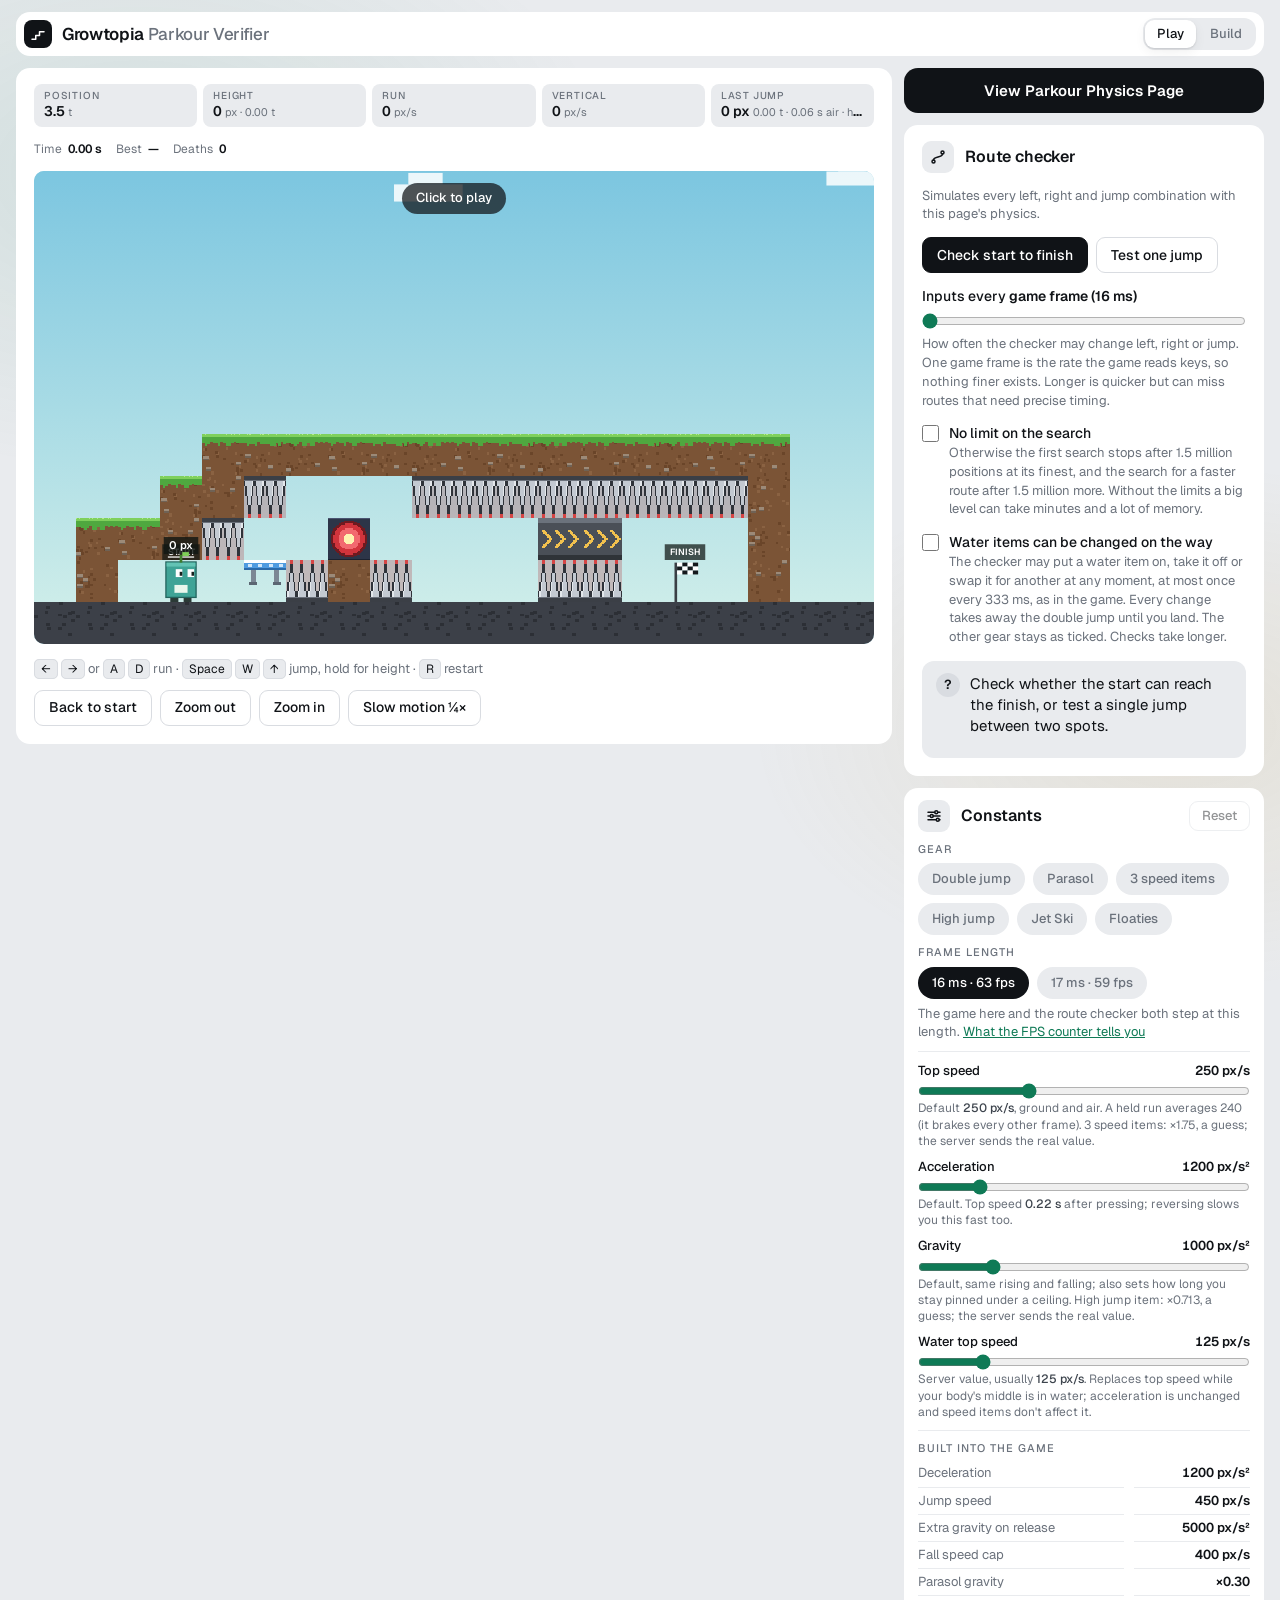
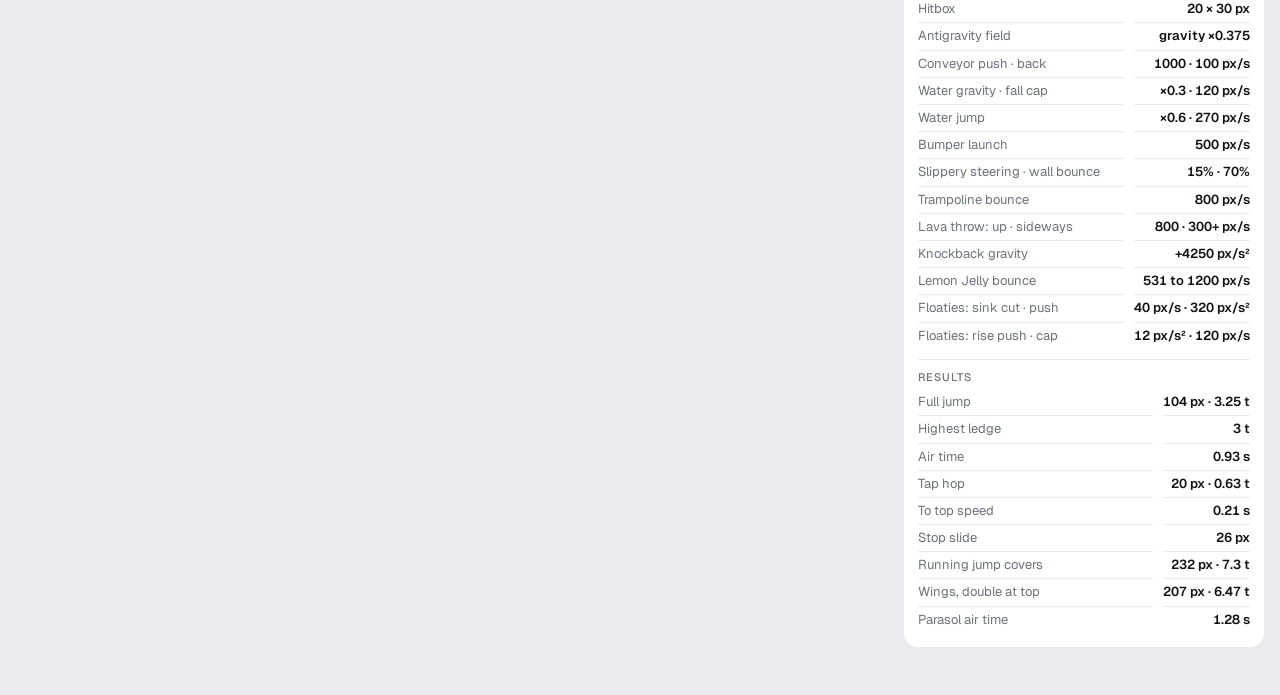
<file: index.html>
<!doctype html>
<html lang="en">
<head>
<meta charset="utf-8">
<meta name="viewport" content="width=device-width, initial-scale=1, viewport-fit=cover">
<title>Growtopia Parkour Verifier</title>
<link rel="preconnect" href="https://fonts.googleapis.com">
<link rel="preconnect" href="https://fonts.gstatic.com" crossorigin>
<link rel="stylesheet" href="https://fonts.googleapis.com/css2?family=Geist:wght@300;400;500;600&display=swap">
<link rel="stylesheet" href="css/base.css">
<link rel="stylesheet" href="css/editor.css">
</head>
<body>
<svg width="0" height="0" style="position:absolute" aria-hidden="true" focusable="false">
  <symbol id="i-hop" viewBox="0 0 24 24"><path d="M4 19h5v-5h5V9h6"/></symbol>
  <symbol id="i-tv" viewBox="0 0 24 24"><rect x="3" y="4" width="18" height="13" rx="2"/><path d="M8 21h8M12 17v4"/></symbol>
  <symbol id="i-route" viewBox="0 0 24 24"><circle cx="6" cy="18" r="2"/><circle cx="18" cy="6" r="2"/><path d="M6 16c0-5 12-3 12-8"/></symbol>
  <symbol id="i-set" viewBox="0 0 24 24"><path d="M4 7h9M17 7h3M4 12h3M11 12h9M4 17h11M19 17h1"/><circle cx="15" cy="7" r="2"/><circle cx="9" cy="12" r="2"/><circle cx="17" cy="17" r="2"/></symbol>
  <symbol id="i-info" viewBox="0 0 24 24"><circle cx="12" cy="12" r="9"/><path d="M12 11v5M12 8h.01"/></symbol>
</svg>

<div class="shell">
  <header class="apphead card">
    <span class="mark" aria-hidden="true"><svg class="ic"><use href="#i-hop"/></svg></span>
    <h1>Growtopia <span>Parkour Verifier</span></h1>
    <div class="seg" role="tablist" aria-label="Mode">
      <button type="button" role="tab" id="m-play" aria-selected="true">Play</button>
      <button type="button" role="tab" id="m-build" aria-selected="false">Build</button>
    </div>
  </header>

  <main class="bench">
    <div class="stage">
      <section class="card game" aria-label="Game and level editor">
        <dl class="readout" id="readout" aria-live="off">
          <div><dt>Position</dt><dd id="r-x">0.0 <small>t</small></dd></div>
          <div><dt>Height</dt><dd id="r-h">0 <small>px</small></dd></div>
          <div><dt>Run</dt><dd id="r-vx">0 <small>px/s</small></dd></div>
          <div><dt>Vertical</dt><dd id="r-vy">0 <small>px/s</small></dd></div>
          <div><dt>Last jump</dt><dd id="r-jump" class="multi">—</dd></div>
        </dl>

        <div class="stagebar">
          <p class="runstat" id="runstat"><span>Time <b id="rs-time">0.00 s</b></span><span>Best <b id="rs-best">—</b></span><span>Deaths <b id="rs-deaths">0</b></span></p>
          <div class="tools" id="tools" hidden></div>
        </div>
        <div class="screen">
          <canvas id="game" tabindex="0" aria-label="Game screen. In Play, the arrow keys or A and D run and Space, W or Up jumps. In Build, click to place the selected tile and right-click to erase."></canvas>
          <div class="focus-hint" id="hint"><span id="hint-text">Click to play</span></div>
        </div>

        <div class="buildrow" id="buildrow" hidden>
          <div class="btns">
            <button type="button" id="b-undo" disabled>Undo</button>
            <button type="button" id="b-clear">Clear level</button>
            <select id="b-preset" aria-label="Load a preset level"><option value="">Presets…</option></select>
            <button type="button" id="b-copy">Copy level code</button>
            <button type="button" id="b-paste">Load a code</button>
          </div>
          <div class="codebox" id="codebox" hidden>
            <input id="code-in" type="text" spellcheck="false" autocomplete="off" aria-label="Level code">
            <button type="button" id="code-go">Load</button>
            <span class="msg" id="code-msg" aria-live="polite"></span>
          </div>
        </div>

        <div class="toolbar">
          <p class="keys" id="keys-play"><kbd>←</kbd> <kbd>→</kbd> or <kbd>A</kbd> <kbd>D</kbd> run · <kbd>Space</kbd> <kbd>W</kbd> <kbd>↑</kbd> jump, hold for height · <kbd>R</kbd> restart</p>
          <p class="keys" id="keys-build" hidden>Click to place · right-click erases · right-drag pans · wheel zooms · <kbd>1</kbd>–<kbd>9</kbd> tools, <kbd>M</kbd> mushroom, <kbd>B</kbd> board, <kbd>J</kbd> jelly, <kbd>L</kbd> lava, <kbd>P</kbd> platform, <kbd>E</kbd> erase · arrows pan · <kbd>Ctrl</kbd> <kbd>Z</kbd> undo</p>
          <div class="btns">
            <button id="b-reset" type="button">Back to start</button>
            <button id="b-zoomout" type="button" title="Show more of the world">Zoom out</button>
            <button id="b-zoomin" type="button" title="Back toward the normal view">Zoom in</button>
            <button id="b-slow" type="button" aria-pressed="false">Slow motion ¼×</button>
          </div>
        </div>
        <div class="touchpad" id="pad-play" aria-hidden="true">
          <button type="button" data-key="left" tabindex="-1">◀</button>
          <button type="button" data-key="right" tabindex="-1">▶</button>
          <button type="button" data-key="jump" tabindex="-1">Jump</button>
        </div>
        <div class="touchpad four" id="pad-build" aria-hidden="true" hidden>
          <button type="button" data-key="left" tabindex="-1">◀</button>
          <button type="button" data-key="right" tabindex="-1">▶</button>
          <button type="button" data-key="up" tabindex="-1">▲</button>
          <button type="button" data-key="down" tabindex="-1">▼</button>
        </div>
      </section>
    </div>

    <div class="side">
      <a class="mechlink" href="mechanics.html">View Parkour Physics Page</a>
      <section class="card checker" aria-labelledby="ck-title">
        <div class="ph">
          <span class="ico"><svg class="ic" aria-hidden="true"><use href="#i-route"/></svg></span>
          <h2 id="ck-title">Route checker</h2>
        </div>
        <p class="note">Simulates every left, right and jump combination with this page's physics.</p>
        <div class="btns">
          <button type="button" class="primary" id="ck-route">Check start to finish</button>
          <button type="button" id="ck-jump" aria-pressed="false">Test one jump</button>
        </div>
        <label class="ck-rate"><span>Inputs every <b id="ck-rate-val"></b></span><input type="range" id="ck-rate" min="1" max="6" step="1" value="1"><small>How often the checker may change left, right or jump. One game frame is the rate the game reads keys, so nothing finer exists. Longer is quicker but can miss routes that need precise timing.</small></label>
        <label class="toggle"><input type="checkbox" id="ck-nolimit"><span>No limit on the search <small>Otherwise the first search stops after 1.5 million positions at its finest, and the search for a faster route after <span id="ck-cap">1.5 million</span> more. Without the limits a big level can take minutes and a lot of memory.</small></span></label>
        <label class="toggle"><input type="checkbox" id="ck-swap"><span>Water items can be changed on the way <small>The checker may put a water item on, take it off or swap it for another at any moment, at most once every 333 ms, as in the game. Every change takes away the double jump until you land. The other gear stays as ticked. Checks take longer.</small></span></label>
        <div class="result" id="ck-result" data-state="idle" aria-live="polite">
          <span class="ic" id="ck-ic" aria-hidden="true">?</span>
          <div><p id="ck-text"></p><p class="sub" id="ck-sub"></p><div class="acts" id="ck-acts"></div></div>
        </div>
      </section>

      <aside class="card panel" aria-labelledby="consts-title">
        <div class="ph">
          <span class="ico"><svg class="ic" aria-hidden="true"><use href="#i-set"/></svg></span>
          <h2 id="consts-title">Constants</h2>
          <button id="b-measured" type="button" class="sm" disabled>Reset</button>
        </div>
        <div class="gear" role="group" aria-labelledby="gear-title">
          <h3 id="gear-title">Gear</h3>
          <div class="btns">
            <button type="button" id="g-wings" aria-pressed="false">Double jump</button>
            <button type="button" id="g-parasol" aria-pressed="false">Parasol</button>
            <button type="button" id="g-speed" aria-pressed="false">3 speed items</button>
            <button type="button" id="g-highjump" aria-pressed="false">High jump</button>
            <button type="button" id="g-jet" aria-pressed="false" title="The Jet Ski and the Golden Jet Ski: from entering water you float at the surface with no time limit, until you touch the ground or change any item. One water item at a time.">Jet Ski</button>
            <button type="button" id="g-floaties" aria-pressed="false" title="Floaties and water wings: you sink only a few px and drift up slowly. One water item at a time.">Floaties</button>
          </div>
        </div>
        <div class="gear" role="group" aria-labelledby="frame-title">
          <h3 id="frame-title">Frame length</h3>
          <div class="btns">
            <button type="button" id="f-16" aria-pressed="true" title="Every frame is 16 ms: the game showing a steady 63 fps.">16 ms · 63 fps</button>
            <button type="button" id="f-17" aria-pressed="false" title="Every frame is 17 ms: the game showing a steady 59 fps.">17 ms · 59 fps</button>
          </div>
          <p class="note">The game here and the route checker both step at this length. <a href="mechanics.html#frame-time">What the FPS counter tells you</a></p>
        </div>
        <div class="consts" id="consts"></div>
        <div class="derived">
          <h3>Built into the game</h3>
          <dl id="builtin"></dl>
        </div>
        <div class="derived">
          <h3>Results</h3>
          <dl id="derived"></dl>
        </div>
      </aside>
    </div>
  </main>

</div>
<script src="js/core.js"></script>
<script src="js/levels.js"></script>
<script src="js/app.js"></script>
<script src="js/constants-panel.js"></script>
<script src="js/boot.js"></script>
</body>
</html>
</file>
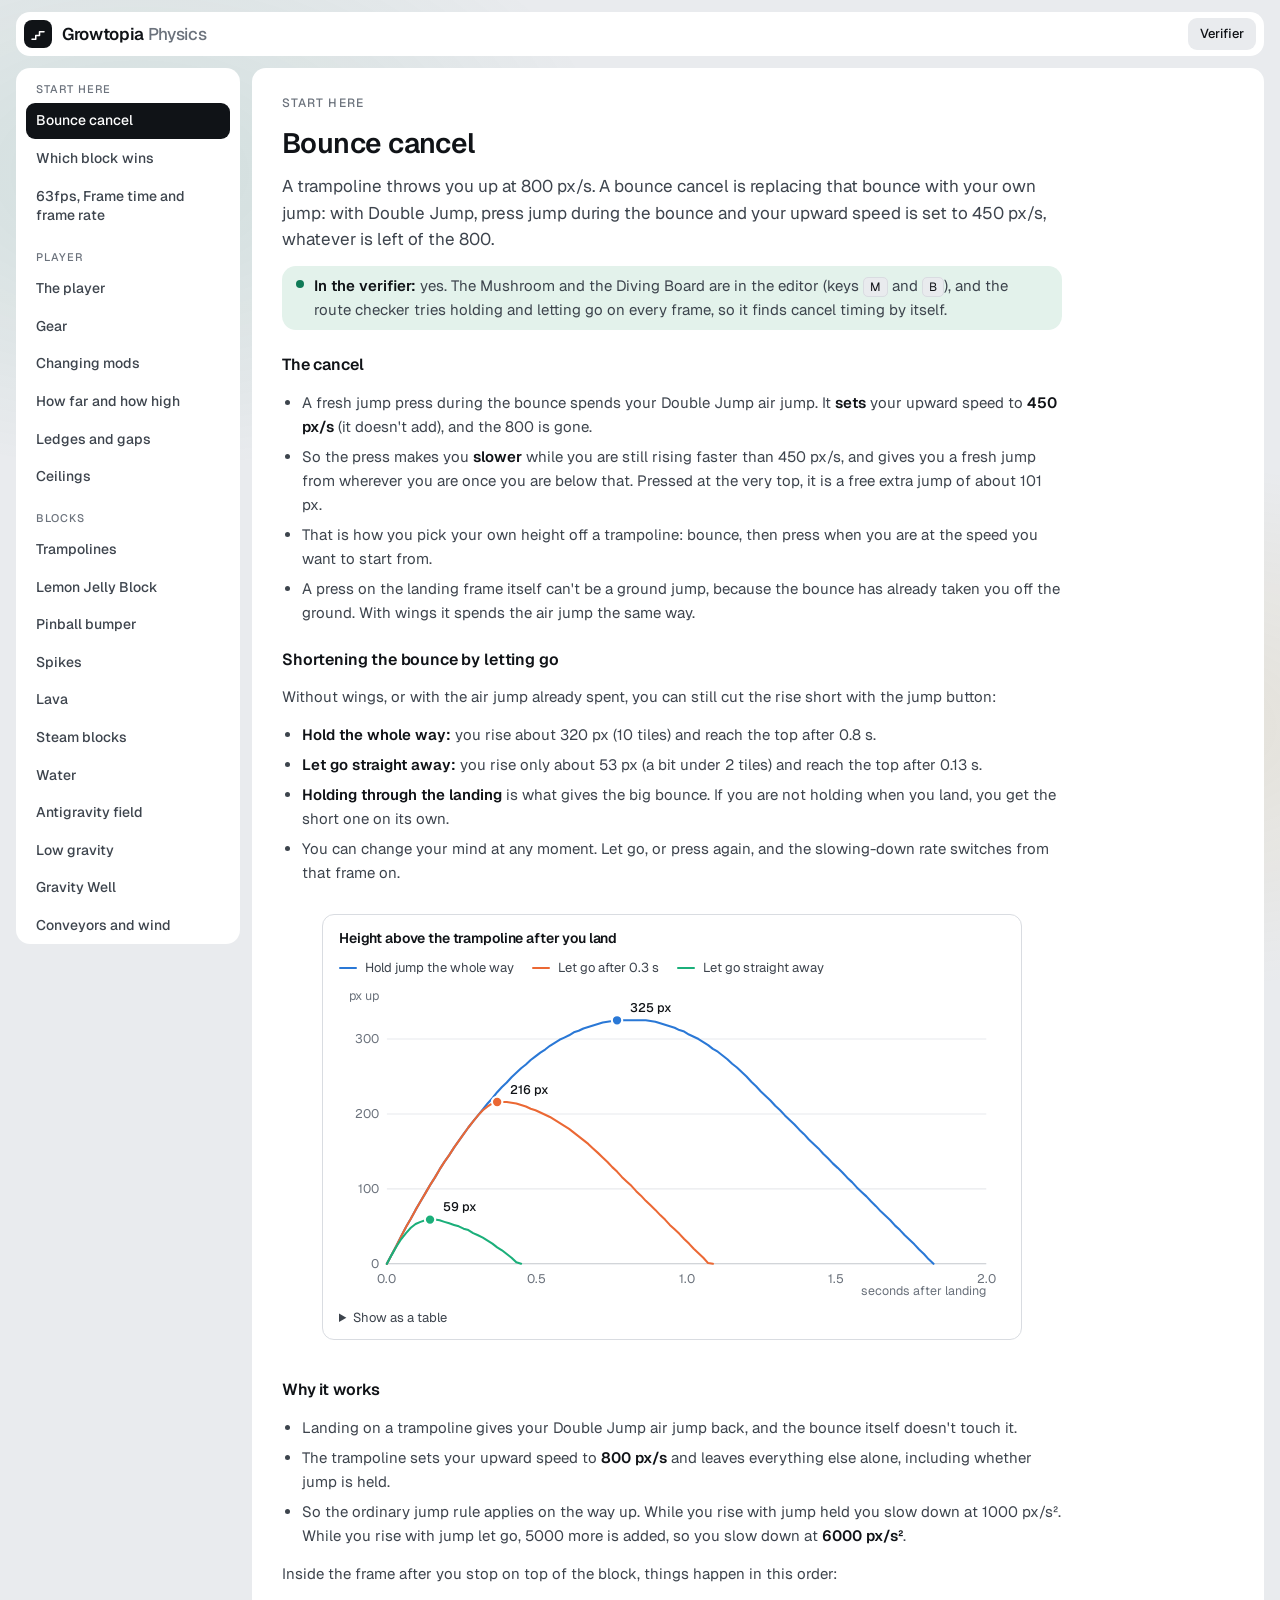
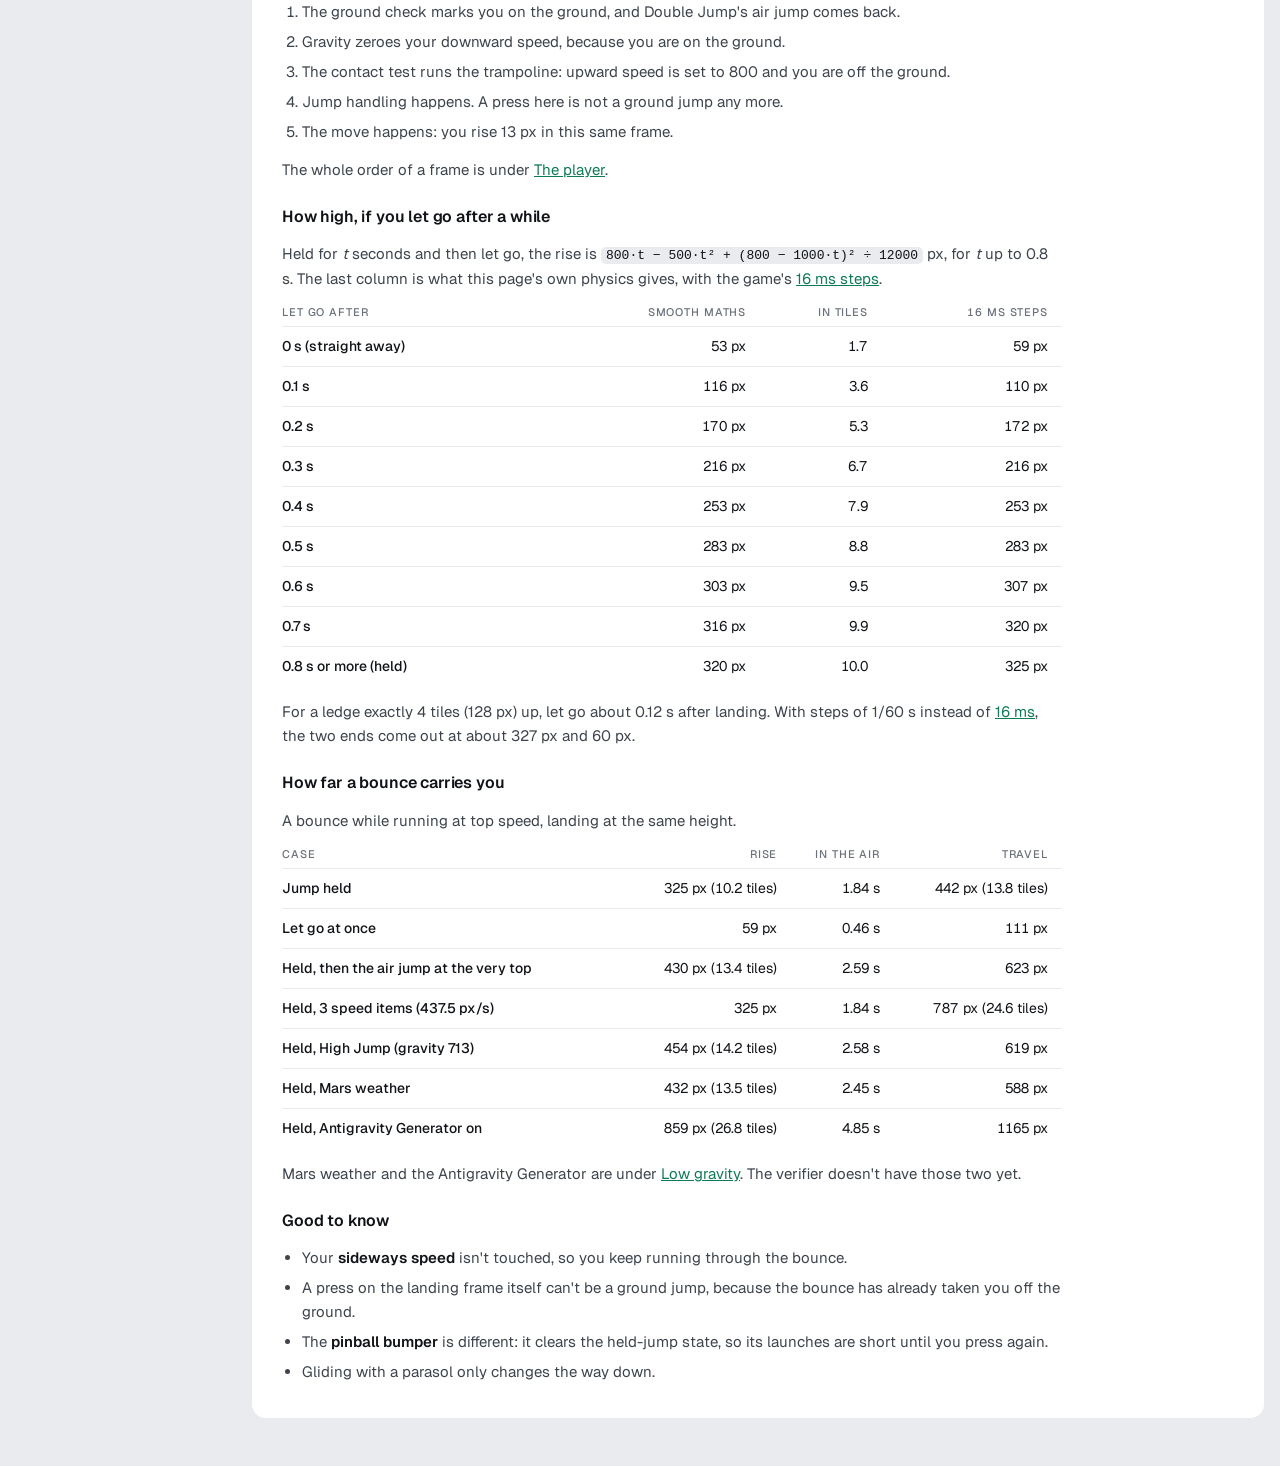
<file: mechanics.html>
<!doctype html>
<html lang="en">
<head>
<meta charset="utf-8">
<meta name="viewport" content="width=device-width, initial-scale=1, viewport-fit=cover">
<title>Physics · Growtopia Parkour Verifier</title>
<link rel="preconnect" href="https://fonts.googleapis.com">
<link rel="preconnect" href="https://fonts.gstatic.com" crossorigin>
<link rel="stylesheet" href="https://fonts.googleapis.com/css2?family=Geist:wght@300;400;500;600&display=swap">
<link rel="stylesheet" href="css/base.css">
<link rel="stylesheet" href="css/mechanics.css">
</head>
<body>
<svg width="0" height="0" style="position:absolute" aria-hidden="true" focusable="false">
  <symbol id="i-hop" viewBox="0 0 24 24"><path d="M4 19h5v-5h5V9h6"/></symbol>
</svg>

<div class="shell">
  <header class="apphead card">
    <span class="mark" aria-hidden="true"><svg class="ic"><use href="#i-hop"/></svg></span>
    <h1>Growtopia <span>Physics</span></h1>
    <a class="back" href="index.html">Verifier</a>
  </header>

  <div class="mech">
    <nav class="card tabs" aria-label="Physics topics">
      <h2>Start here</h2>
      <a href="#bounce-cancel">Bounce cancel</a>
      <a href="#order">Which block wins</a>
      <a href="#frame-time">63fps, Frame time and frame rate</a>
      <h2>Player</h2>
      <a href="#player">The player</a>
      <a href="#gear">Gear</a>
      <a href="#mods">Changing mods</a>
      <a href="#reach">How far and how high</a>
      <a href="#ledges">Ledges and gaps</a>
      <a href="#ceilings">Ceilings</a>
      <h2>Blocks</h2>
      <a href="#trampolines">Trampolines</a>
      <a href="#lemon-jelly">Lemon Jelly Block</a>
      <a href="#bumper">Pinball bumper</a>
      <a href="#spikes">Spikes</a>
      <a href="#lava">Lava</a>
      <a href="#steam">Steam blocks</a>
      <a href="#water">Water</a>
      <a href="#antigravity">Antigravity field</a>
      <a href="#low-gravity">Low gravity</a>
      <a href="#gravity-well">Gravity Well</a>
      <a href="#conveyor">Conveyors and wind</a>
      <a href="#waterfall">Waterfall</a>
      <a href="#platforms">Platforms</a>
      <a href="#one-way">One-Way Block</a>
      <a href="#one-way-edge">One-Way Block edge jump</a>
      <a href="#portals">Portals and checkpoints</a>
      <a href="#climbing">Wall climbing</a>
      <a href="#surfaces">Ice and slow ground</a>
      <h2>Reference</h2>
      <a href="#words">Words used here</a>
      <a href="#unknown">Not known yet</a>
    </nav>

    <main class="card page">

      <article class="topic" id="bounce-cancel" data-title="Bounce cancel">
        <p class="crumb">Start here</p>
        <h2>Bounce cancel</h2>
        <p class="lead">A trampoline throws you up at 800 px/s. A bounce cancel is replacing that bounce with your own jump: with Double Jump, press jump during the bounce and your upward speed is set to 450 px/s, whatever is left of the 800.</p>
        <p class="status" data-in="yes"><span><b>In the verifier:</b> yes. The Mushroom and the Diving Board are in the editor (keys <kbd>M</kbd> and <kbd>B</kbd>), and the route checker tries holding and letting go on every frame, so it finds cancel timing by itself.</span></p>

        <h3>The cancel</h3>
        <ul>
          <li>A fresh jump press during the bounce spends your Double Jump air jump. It <b>sets</b> your upward speed to <b>450 px/s</b> (it doesn't add), and the 800 is gone.</li>
          <li>So the press makes you <b>slower</b> while you are still rising faster than 450 px/s, and gives you a fresh jump from wherever you are once you are below that. Pressed at the very top, it is a free extra jump of about 101 px.</li>
          <li>That is how you pick your own height off a trampoline: bounce, then press when you are at the speed you want to start from.</li>
          <li>A press on the landing frame itself can't be a ground jump, because the bounce has already taken you off the ground. With wings it spends the air jump the same way.</li>
        </ul>

        <h3>Shortening the bounce by letting go</h3>
        <p>Without wings, or with the air jump already spent, you can still cut the rise short with the jump button:</p>
        <ul>
          <li><b>Hold the whole way:</b> you rise about 320 px (10 tiles) and reach the top after 0.8 s.</li>
          <li><b>Let go straight away:</b> you rise only about 53 px (a bit under 2 tiles) and reach the top after 0.13 s.</li>
          <li><b>Holding through the landing</b> is what gives the big bounce. If you are not holding when you land, you get the short one on its own.</li>
          <li>You can change your mind at any moment. Let go, or press again, and the slowing-down rate switches from that frame on.</li>
        </ul>

        <figure class="figure" id="bounce-figure">
          <h3>Height above the trampoline after you land</h3>
          <div class="legend" id="bounce-legend"></div>
          <div id="bounce-plot"></div>
          <div class="tip" id="bounce-tip" hidden></div>
          <details>
            <summary>Show as a table</summary>
            <div class="tablewrap"><table id="bounce-table"></table></div>
          </details>
        </figure>

        <h3>Why it works</h3>
        <ul>
          <li>Landing on a trampoline gives your Double Jump air jump back, and the bounce itself doesn't touch it.</li>
          <li>The trampoline sets your upward speed to <b>800 px/s</b> and leaves everything else alone, including whether jump is held.</li>
          <li>So the ordinary jump rule applies on the way up. While you rise with jump held you slow down at 1000 px/s². While you rise with jump let go, 5000 more is added, so you slow down at <b>6000 px/s²</b>.</li>
        </ul>
        <p>Inside the frame after you stop on top of the block, things happen in this order:</p>
        <ol>
          <li>The ground check marks you on the ground, and Double Jump's air jump comes back.</li>
          <li>Gravity zeroes your downward speed, because you are on the ground.</li>
          <li>The contact test runs the trampoline: upward speed is set to 800 and you are off the ground.</li>
          <li>Jump handling happens. A press here is not a ground jump any more.</li>
          <li>The move happens: you rise 13 px in this same frame.</li>
        </ol>
        <p>The whole order of a frame is under <a href="#player">The player</a>.</p>

        <h3>How high, if you let go after a while</h3>
        <p>Held for <i>t</i> seconds and then let go, the rise is <code>800·t − 500·t² + (800 − 1000·t)² ÷ 12000</code> px, for <i>t</i> up to 0.8 s. The last column is what this page's own physics gives, with the game's <a href="#frame-time">16 ms steps</a>.</p>
        <div class="tablewrap">
          <table>
            <thead><tr><th>Let go after</th><th class="num">Smooth maths</th><th class="num">In tiles</th><th class="num">16 ms steps</th></tr></thead>
            <tbody id="rise-table">
              <tr><td>0 s (straight away)</td><td class="num">53 px</td><td class="num">1.7</td><td class="num" data-t="0"></td></tr>
              <tr><td>0.1 s</td><td class="num">116 px</td><td class="num">3.6</td><td class="num" data-t="0.1"></td></tr>
              <tr><td>0.2 s</td><td class="num">170 px</td><td class="num">5.3</td><td class="num" data-t="0.2"></td></tr>
              <tr><td>0.3 s</td><td class="num">216 px</td><td class="num">6.7</td><td class="num" data-t="0.3"></td></tr>
              <tr><td>0.4 s</td><td class="num">253 px</td><td class="num">7.9</td><td class="num" data-t="0.4"></td></tr>
              <tr><td>0.5 s</td><td class="num">283 px</td><td class="num">8.8</td><td class="num" data-t="0.5"></td></tr>
              <tr><td>0.6 s</td><td class="num">303 px</td><td class="num">9.5</td><td class="num" data-t="0.6"></td></tr>
              <tr><td>0.7 s</td><td class="num">316 px</td><td class="num">9.9</td><td class="num" data-t="0.7"></td></tr>
              <tr><td>0.8 s or more (held)</td><td class="num">320 px</td><td class="num">10.0</td><td class="num" data-t="0.8"></td></tr>
            </tbody>
          </table>
        </div>
        <p>For a ledge exactly 4 tiles (128 px) up, let go about 0.12 s after landing. With steps of 1/60 s instead of <a href="#frame-time">16 ms</a>, the two ends come out at about 327 px and 60 px.</p>

        <h3>How far a bounce carries you</h3>
        <p>A bounce while running at top speed, landing at the same height.</p>
        <div class="tablewrap">
          <table>
            <thead><tr><th>Case</th><th class="num">Rise</th><th class="num">In the air</th><th class="num">Travel</th></tr></thead>
            <tbody>
              <tr><td>Jump held</td><td class="num">325 px (10.2 tiles)</td><td class="num">1.84 s</td><td class="num">442 px (13.8 tiles)</td></tr>
              <tr><td>Let go at once</td><td class="num">59 px</td><td class="num">0.46 s</td><td class="num">111 px</td></tr>
              <tr><td>Held, then the air jump at the very top</td><td class="num">430 px (13.4 tiles)</td><td class="num">2.59 s</td><td class="num">623 px</td></tr>
              <tr><td>Held, 3 speed items (437.5 px/s)</td><td class="num">325 px</td><td class="num">1.84 s</td><td class="num">787 px (24.6 tiles)</td></tr>
              <tr><td>Held, High Jump (gravity 713)</td><td class="num">454 px (14.2 tiles)</td><td class="num">2.58 s</td><td class="num">619 px</td></tr>
              <tr><td>Held, Mars weather</td><td class="num">432 px (13.5 tiles)</td><td class="num">2.45 s</td><td class="num">588 px</td></tr>
              <tr><td>Held, Antigravity Generator on</td><td class="num">859 px (26.8 tiles)</td><td class="num">4.85 s</td><td class="num">1165 px</td></tr>
            </tbody>
          </table>
        </div>
        <p>Mars weather and the Antigravity Generator are under <a href="#low-gravity">Low gravity</a>. The verifier doesn't have those two yet.</p>

        <h3>Good to know</h3>
        <ul>
          <li>Your <b>sideways speed</b> isn't touched, so you keep running through the bounce.</li>
          <li>A press on the landing frame itself can't be a ground jump, because the bounce has already taken you off the ground.</li>
          <li>The <b>pinball bumper</b> is different: it clears the held-jump state, so its launches are short until you press again.</li>
          <li>Gliding with a parasol only changes the way down.</li>
        </ul>
      </article>

      <article class="topic" id="frame-time" data-title="63fps, Frame time and frame rate">
        <p class="crumb">Start here</p>
        <h2>63fps, Frame time and frame rate</h2>
        <p class="lead">The game has no fixed step. One frame on screen is one step of movement, and that step is a whole number of milliseconds: 16 ms every frame when the counter shows 63 fps, 17 ms every frame when it shows 59, and a mix of the two in between.</p>
        <p class="status" data-in="part"><span><b>In the verifier:</b> yes for a steady 16 ms and a steady 17 ms. The Frame length buttons in its Constants panel pick one (it starts at 16 ms), and the game there, the route checker and its replays all step at it. The mix of 16 and 17, any other frame length and the 100 ms cap: not yet. The numbers on the rest of this page are for 16 ms.</span></p>

        <h3>What each FPS reading means</h3>
        <p><b>Where this comes from:</b> simulated from the timer rules below.</p>
        <div class="tablewrap">
          <table>
            <thead><tr><th>FPS shown</th><th>Real time between frames</th><th>Physics step each frame</th></tr></thead>
            <tbody>
              <tr><td>59</td><td>17 ms</td><td>17 ms every frame</td></tr>
              <tr><td>60 or 61</td><td>About 16.67 ms (60 Hz screen sync)</td><td>16 and 17 mixed, in the repeating pattern 16, 17, 17, 17, 17, 16</td></tr>
              <tr><td>62</td><td>Between 16 and 16.4 ms</td><td>Mostly 16, with an occasional 17</td></tr>
              <tr><td>63</td><td>16 ms (really 62.5 per second)</td><td>16 ms every frame</td></tr>
            </tbody>
          </table>
        </div>
        <ul>
          <li>The FPS counter counts updates until more than 1000 ms have passed. So it reads a little high, and 1000 ÷ (FPS shown) is not the frame time.</li>
          <li>The shortest input is one frame. That frame is worth 16 ms or 17 ms of movement, depending on the row above.</li>
          <li>With a steady 16 ms or a steady 17 ms, a held jump rises 104 px. It lasts 59 frames at 16 ms and 56 frames at 17 ms.</li>
          <li>Higher frame rates give shorter steps: at 120 Hz with no limit, 8 and 9 ms mixed. This only happens if the 60 fps limit is not working.</li>
        </ul>

        <h3>How the game times a frame</h3>
        <p><b>Where this comes from:</b> read from the Android game code.</p>
        <ul>
          <li>There is no fixed physics step. One update is one frame.</li>
          <li>The physics uses the frame time ÷ 1000 as the time for that frame. It is always a whole number of milliseconds. 16.67 never happens.</li>
          <li>A single frame is capped at 100 ms.</li>
          <li>The game asks for a 60 fps limit. The waiting itself is done outside this code.</li>
        </ul>
        <p>Each frame, the timer does this:</p>
        <ol>
          <li>It reads the system clock, in whole milliseconds.</li>
          <li>It takes the time since the last frame. If that is more than 100 ms, it is cut to 100.</li>
          <li>It averages the last 8 of those times and rounds the average down to a whole millisecond. That is the <b>frame time</b>.</li>
          <li>It compares this frame's own time with the frame time. If it was 1, 2, 3 or 4 ms longer, that leftover goes into the next frame. Any other difference is dropped.</li>
        </ol>

        <h3>How high a jump goes at each frame rate</h3>
        <p><b>Where this comes from:</b> worked out frame by frame from the rules on this page. At 16 ms it gives the page's own numbers: 104, 325, 123 and 67 px. High Jump uses the measured gravity of about 713.</p>
        <p><b>In the verifier:</b> not yet. It only steps at 16 or 17 ms.</p>
        <p>The lower the frame rate, the higher a jump goes. Some jumps gain a whole tile:</p>
        <ul>
          <li>High Jump reaches 5 tiles from 12 fps (81 ms frames).</li>
          <li>A jump started in water reaches 4 tiles from 19 fps (52 ms).</li>
          <li>The Antigravity Generator reaches 9 tiles from 12 fps (82 ms).</li>
          <li>A trampoline bounce reaches 11 tiles from 12 fps (81 ms).</li>
          <li>A lava bounce reaches 3 tiles from 12 fps (83 ms).</li>
          <li>A plain held jump never reaches 4 tiles. It tops out at 124 px, 4 px short.</li>
          <li>A <a href="#lemon-jelly">Lemon Jelly</a> bounce gains the most: 772 px at 62.5 fps, 1040 px at 10 fps and below, 8 tiles more.</li>
        </ul>
        <p>How it is worked out:</p>
        <ul>
          <li>Gravity is applied before the move.</li>
          <li>A jump or a bounce sets its speed before that frame's move.</li>
          <li>Each move is whole pixels (<code>trunc(v + 0.5)</code>), and the leftover is carried to the next frame.</li>
          <li>The frame time is whole milliseconds, capped at 100.</li>
        </ul>
        <p>A longer frame moves you a whole frame at full speed before gravity catches up, so the top comes out higher.</p>

        <figure class="figure fps" id="fps-figure">
          <div class="panels" id="fps-panels"></div>
          <div class="tip" id="fps-tip" hidden></div>
          <figcaption>Across: frames per second (62.5 fps is 16 ms frames). Up: the highest point of the jump, in px. Grey lines mark whole tiles (32 px). The upright line is 10 fps: below it every frame is cut to 100 ms.</figcaption>
          <details>
            <summary>Show as a table</summary>
            <div class="tablewrap"><table id="fps-table"></table></div>
          </details>
        </figure>

        <ul>
          <li>Below 10 fps the lines are flat. The game cuts each frame to 100 ms, so it just plays in slow motion: same height, more real time per frame.</li>
          <li>The lines go up in steps because frames are whole milliseconds and moves are whole pixels.</li>
        </ul>
      
        <h3>Why 63 fps appears after the game has been open a long time</h3>
        <p><b>Where this comes from:</b> a likely explanation, not confirmed. It is read from the public Proton SDK engine source, which Growtopia is built on (<code>shared/win/app/main.cpp</code> and <code>shared/win/WinUtils.cpp</code>).</p>
        <ul>
          <li>The public Windows loop keeps the time of the next frame in a 32-bit float: <code>fpsTimer = float(now) + 1000.0f / 60</code>. It waits while <code>fpsTimer &gt; now</code>. <code>now</code> is whole milliseconds since the game started.</li>
          <li>A 32-bit float holds whole numbers exactly only up to 2<sup>24</sup> = 16,777,216. Past that it can only hold every 2nd number, then every 4th, and so on, doubling each time the number doubles.</li>
          <li>So the 16.67 ms wait gets rounded to whatever step the float can still hold.</li>
        </ul>
        <div class="tablewrap">
          <table>
            <thead><tr><th>Game open for</th><th>Float step</th><th>16.67 rounds to</th><th>Frame time, sync off</th><th>FPS shown, sync off</th><th>With 60 Hz sync on</th></tr></thead>
            <tbody>
              <tr><td>Under 4 h 39 m 37 s (2<sup>24</sup> ms)</td><td>1 ms or finer</td><td>First whole ms at or past it: 17</td><td>17 ms</td><td>59</td><td>About 59, with an occasional doubled frame</td></tr>
              <tr><td>4 h 39 m 37 s to 74 h 34 m (2<sup>28</sup> ms)</td><td>2, 4, 8, 16 ms</td><td>16</td><td>16 ms</td><td>63</td><td>Steady 60</td></tr>
              <tr><td>74 h 34 m to 149 h 8 m (2<sup>29</sup> ms)</td><td>32 ms</td><td>32</td><td>32 ms</td><td>About 31</td><td>About 31</td></tr>
              <tr><td>149 h 8 m to 298 h</td><td>64 ms</td><td>0, and the current time itself is rounded too</td><td>About 32 ms with no wait, then a stall of up to 32 ms, every 64 ms</td><td>No steady value</td><td>Steady 60</td></tr>
              <tr><td>Over 298 h</td><td>128 ms</td><td>Same, with stalls of up to 64 ms</td><td>Uneven</td><td>No steady value</td><td>About 45, uneven</td></tr>
            </tbody>
          </table>
        </div>
        <ul>
          <li>The steps at 9 h 19 m, 18 h 38 m and 37 h 17 m change nothing, because 16.67 still rounds to 16.</li>
          <li>On a 60 Hz screen with sync on, the 16 ms phase shows as 60, because the screen holds frames to 16.67 ms. 63 shows when sync is off or the screen is faster than 60 Hz.</li>
          <li>The sync-off rows assume each frame takes 1 ms of work.</li>
        </ul>
      </article>

      <article class="topic" id="trampolines" data-title="Trampolines">
        <p class="crumb">Blocks</p>
        <h2>Trampolines</h2>
        <p class="lead">Blocks that throw you up at 800 px/s when you land on them. The Mushroom is the plain one.</p>
        <p class="status" data-in="part"><span><b>In the verifier:</b> the Mushroom and the Diving Board. The others follow the same rule and could be added as tiles. The Steam Launcher and trampolines on fire: not yet.</span></p>

        <h3>The rule</h3>
        <p class="rule">If gravity is on, you are not moving up, and your feet are at or above the top of the block: your upward speed becomes <b>800 px/s</b> and you are no longer on the ground.</p>
        <p>The speed is set, not added, so how fast you were falling doesn't matter.</p>

        <h3>What the bounce leaves alone</h3>
        <p>Your sideways speed, whether jump is held, the ledge grace frame, slippery, your stored air jump, and knockback. Only your upward speed and "on the ground" change. That is why <a href="#bounce-cancel">bounce cancel</a> works.</p>

        <h3>When it is checked</h3>
        <ul>
          <li>In the contact test, which runs after gravity and before jump handling and the move.</li>
          <li>Only the up-and-down test counts. It looks at your box moved down 1 px when you are standing, or down by this frame's fall (at most 1 px). If that box overlaps the 32 × 32 tile at all, even by 1 px of width, the rule runs.</li>
          <li>From the side a solid trampoline is an ordinary wall. There is no bounce.</li>
          <li>Once one trampoline has fired, the game stops looking at other blocks in that test. That includes a spike to its right: see <a href="#order">Which block wins</a>.</li>
        </ul>

        <h3>The frames around a landing</h3>
        <ol>
          <li><b>Frame N:</b> your move ends with you stopped right on top of the block.</li>
          <li><b>Frame N+1:</b> the ground check marks you on the ground (and gives the air jump back), gravity zeroes your downward speed, the contact test bounces you (−800, off the ground), then jump handling and the move happen.</li>
          <li>So a jump press on frame N+1 can't be a ground jump. It only sets "jump held".</li>
          <li>The air jump from that frame is yours any time after the bounce. It sets your upward speed to 450, replacing what is left of the 800.</li>
        </ol>

        <h3>Which blocks</h3>
        <div class="tablewrap">
          <table>
            <thead><tr><th>Kind</th><th>Blocks</th><th>Solid how</th></tr></thead>
            <tbody>
              <tr><td>Solid trampolines</td><td>Mushroom (194), Pinball Sproinger (624), Bouncy Bunny (2516), Bouncy Balloon (4878), Cherry, Blueberry and Cranberry Jelly Blocks (5384, 5388, 7442), Bouncy Castle Block (11776), Bouncy Wall (13622), the Pillow and Ladybug Trampolines, and others (the report's section 7.3 has the full list).</td><td>Like dirt: no side lets you through.</td></tr>
              <tr><td>Platform trampolines</td><td>Diving Board (1774), the Awnings (4392 to 4400, 12536, 12538).</td><td>Only from above. You pass through from below and from the sides.</td></tr>
              <tr><td>Not this rule</td><td>Lemon Jelly Block (action type 108), pinball bumpers (action type 24).</td><td>See below, and the Pinball bumper topic.</td></tr>
            </tbody>
          </table>
        </div>
        <p>The first two groups are both action type 7 in the item list. They differ only in collision kind.</p>
        <ul>
          <li><b>Steam Launcher (3498)</b> follows the trampoline rule only while it is switched on. After it bounces you, the game switches it off and tells the server. So it gives one bounce per switch-on. See <a href="#steam">Steam blocks</a>.</li>
          <li><b>A trampoline that is on fire</b> is a pain block instead: it hurts like <a href="#lava">lava</a>. For a player who is immune to pain blocks it is a trampoline again.</li>
        </ul>

        <h3>Not the same rule</h3>
        <ul>
          <li><b>Lemon Jelly Block</b> (action type 108) bounces by how fast you fall, from 531 to 1200 px/s. The formula is under <a href="#lemon-jelly">Lemon Jelly Block</a>.</li>
          <li><b>Pinball bumpers</b> (action type 24) launch you straight away from their centre at 500 px/s and clear the held-jump state.</li>
        </ul>
      </article>

      <article class="topic" id="lemon-jelly" data-title="Lemon Jelly Block">
        <p class="crumb">Blocks</p>
        <h2>Lemon Jelly Block</h2>
        <p class="lead">The Lemon Jelly Block (5392) bounces you by how fast you fall onto it: the faster the fall, the stronger the bounce, from 531 to 1200 px/s after a normal fall.</p>
        <p class="status" data-in="yes"><span><b>In the verifier:</b> yes. It is in the editor (key <kbd>J</kbd>), and the game there and the route checker use the bounce, the boost and the fall speed below. The runaway launch at the end can be built there too, but it has no 10,000 px/s cap.</span></p>

        <h3>When it bounces</h3>
        <p>The same landing condition as a <a href="#trampolines">trampoline</a>: gravity on, not rising, feet at or above its top.</p>

        <h3>How strong</h3>
        <ul>
          <li><code>r = (fall speed ÷ 400)²</code></li>
          <li>Your upward speed becomes <b>1200 × r</b>, but never less than <b>531.25</b>. After a normal fall that is 531 to 1200 px/s.</li>
          <li>The floor of 531.25 applies for fall speeds up to about 266 px/s (about 35 px of fall).</li>
        </ul>

        <h3>Which fall speed it reads</h3>
        <ul>
          <li>Your up-and-down speed from the end of the previous frame. The game copies that speed every frame, right after you move, to draw your avatar, and the jelly reads the copy.</li>
          <li>In a normal landing that is the speed you land with.</li>
          <li>The copy is not held to the 400 px/s fall limit, and it is squared in the formula. So anything that pushes your speed past 400 just before the jelly fires gives a bigger bounce.</li>
        </ul>

        <h3>The rise afterwards</h3>
        <ul>
          <li>While you rise, gravity is multiplied by (1 − boost).</li>
          <li>The boost starts at r and is multiplied by 0.5625 every frame.</li>
          <li>It ends on the first frame you are no longer rising.</li>
        </ul>

        <h3>Lower frame rates bounce much higher</h3>
        <p>The boost is cut every frame, not every second. So the longer each frame, the longer the boost lasts: about 0.1 s with <a href="#frame-time">16 ms frames</a>, about 0.6 s with 100 ms frames.</p>
        <p>Height after a full-speed fall (400 px/s), jump held:</p>
        <div class="tablewrap">
          <table class="kv">
            <thead><tr><th>Frame rate</th><th class="num">Rise</th></tr></thead>
            <tbody>
              <tr><td>62.5 fps (16 ms)</td><td class="num">772 px (24.1 tiles)</td></tr>
              <tr><td>30 fps (33 ms)</td><td class="num">828 px</td></tr>
              <tr><td>20 fps (50 ms)</td><td class="num">883 px</td></tr>
              <tr><td>15 fps (67 ms)</td><td class="num">937 px</td></tr>
              <tr><td>12 fps (83 ms)</td><td class="num">987 px</td></tr>
              <tr><td>10 fps and below</td><td class="num">1040 px (32.5 tiles)</td></tr>
            </tbody>
          </table>
        </div>
        <ul>
          <li>That is 268 px more. Over the same range a trampoline gains only 34 px, so the frame rate matters about eight times more on a jelly.</li>
          <li>A short lag counts too. One hitch of 100 ms or more on the bounce frame adds about 38 px. Two in a row add about 66 px.</li>
          <li>With High Jump it goes 1062 px at 16 ms. In an Antigravity Generator world it goes 1972 px, past the top of a 60-tile world.</li>
        </ul>

        <h3>Lava above a Lemon Jelly: a runaway launch</h3>
        <p>A Lemon Jelly floor, one empty tile, then a <a href="#lava">Lava</a> block above it:</p>
        <ol>
          <li>The jelly throws you up at 531 px/s.</li>
          <li>The lava hits you from below. That reverses your speed, so you land on the jelly moving down at about 531.</li>
          <li>The jelly bounces you at 1991 px/s.</li>
          <li>The lava reverses that, and the next jelly bounce is 10,000 px/s. That is its cap with jump held. If you let go of jump there is no cap.</li>
        </ol>
        <ul>
          <li>Each lava hit also pushes you sideways at 300 px/s. After the 3rd hit that carries you out from under a single lava block, and the next bounce launches you.</li>
          <li>You hit the top of the world. Nothing stops your upward speed at a <a href="#ceilings">ceiling</a>, so you stay pinned there for about 24 s while holding jump, and you can run along the top of the world the whole time.</li>
        </ul>
      </article>

      <article class="topic" id="bumper" data-title="Pinball bumper">
        <p class="crumb">Blocks</p>
        <h2>Pinball bumper</h2>
        <p class="lead">A solid block that bats you away from its centre at a fixed 500 px/s. Unlike a trampoline, it also makes the game forget you are holding jump.</p>
        <p class="status" data-in="part"><span><b>In the verifier:</b> yes for the solid bumper. The Bouncy Turret and the fire flag: not yet.</span></p>

        <h3>What it does</h3>
        <p class="rule">Your velocity is replaced by <b>500 px/s</b> pointing from the block's centre to the centre of your box. Your old speed is thrown away. You become slippery, and you are taken off the ground, the ledge grace frame is cleared, and jump held is cleared.</p>
        <div class="tablewrap">
          <table>
            <thead><tr><th>Where you hit it</th><th class="num">Launch (sideways, up/down) px/s</th></tr></thead>
            <tbody>
              <tr><td>Top, in the middle</td><td class="num">(0, −500)</td></tr>
              <tr><td>Top, 10 px off centre</td><td class="num">(±154, −476)</td></tr>
              <tr><td>Top, at the edge (25 px off)</td><td class="num">(±314, −389)</td></tr>
              <tr><td>Side, standing on the same row</td><td class="num">(±500, +19)</td></tr>
              <tr><td>Bottom, in the middle</td><td class="num">(0, +500), cut to the 400 fall cap next frame</td></tr>
            </tbody>
          </table>
        </div>
        <p>Minus is up. You move with the new speed in the same frame it fires.</p>

        <h3>After the launch</h3>
        <ul>
          <li><b>Upward launches are short.</b> Jump held is cleared, so the jump-cut gravity (6000 px/s²) applies even if your finger is still on the key. A straight-up launch rises only about 21 px.</li>
          <li><b>Pressing jump again changes that.</b> A fresh press sets jump held again, so gravity drops to 1000 and the same launch can reach about 125 px. With Double Jump the press spends your air jump instead and sets you to −450.</li>
          <li><b>Sideways speed is kept.</b> While you are slippery there is no friction, so 500 px/s lasts until you land. Steering is 15% strength while you rise and full strength while you fall, and only below your normal top speed.</li>
          <li><b>Walls bounce you.</b> Hitting a wall while slippery reverses you at 70% of your speed.</li>
          <li><b>Landing ends it.</b> The ground check works slippery out from the block you land on, so friction comes back unless it is ice.</li>
          <li><b>Ground-level side hits:</b> you are back on the ground one frame later, so friction returns straight away. With no key held you slide about 104 px.</li>
        </ul>

        <h3>When it fires</h3>
        <ul>
          <li>Each frame, before you move, the game tests your box moved sideways by this frame's run, then moved up or down by this frame's rise or fall. A bumper overlapping either test fires.</li>
          <li>The downward test reaches only 1 px, so a top hit fires the frame after you land on it.</li>
          <li>The sideways and upward tests reach a whole frame of movement, so they fire about 4 px early at walking speed and about 7 px early on a jump from below.</li>
          <li>Standing still against its side does nothing. You have to be moving into it.</li>
          <li>There is no cooldown on the physics (only the sound has one, 150 ms).</li>
          <li>It ends the contact check, so a spike to its right never gets a turn. See <a href="#order">Which block wins</a>.</li>
        </ul>

        <h3>In water</h3>
        <p>The 500 px/s sideways speed survives, because slippery blocks friction. A downward launch is cut to 120 px/s at once, and an upward one rises about 69 px.</p>

        <h3>Which blocks</h3>
        <p><b>Solid:</b> Pinball Bumper (526), Lime Jelly Block (5386), Orange Jelly Block (5390), HyperTech Multi-Jet Energy Pulser (7160) and White Grape Jelly Block (7440). <b>Platform:</b> the Bouncy Turret (13624), which you can pass through from below and from the sides.</p>

        <h3>The Bouncy Turret</h3>
        <ul>
          <li>It is a platform, so your box can be inside it.</li>
          <li>Both contact checks run every frame, even when you are not moving, and the bumper rule has no direction condition.</li>
          <li>So it fires every frame your box overlaps it.</li>
        </ul>

        <h3>The fire flag</h3>
        <p>If the bumper's tile has tile flag bit 12 set (TILE_FLAG_ON_FIRE), it hurts like <a href="#lava">lava</a> instead. For a player who is immune to pain blocks, a burning bumper is a bumper again.</p>
      </article>

      <article class="topic" id="spikes" data-title="Spikes">
        <p class="crumb">Blocks</p>
        <h2>Spikes</h2>
        <p class="lead">Death Spikes kill the moment the game's contact test sees them. The whole 32 × 32 square counts, whatever the artwork shows.</p>
        <p class="status" data-in="yes"><span><b>In the verifier:</b> yes, as one Spike tile that is always deadly. Blocks that are deadly only while switched on, and Spikey Leaves: not yet.</span></p>

        <h3>What that means in practice</h3>
        <ul>
          <li><b>Standing on a block next to spikes:</b> you die if even 1 px of your box overlaps the spike's column. The 1 px downward test overlaps the spike's top.</li>
          <li><b>Standing right up against the side of spikes is safe.</b> You die on the first frame whose sideways movement rounds to 1 px or more into them.</li>
          <li>Landing on spikes, jumping up into them and running into their side all kill the same way.</li>
          <li><b>A trampoline or a bumper to the left of a spike gets its turn first</b> and saves you, even with most of your box over the spike. One to the right doesn't. See <a href="#order">Which block wins</a>.</li>
        </ul>

        <h3>What counts as touching</h3>
        <ul>
          <li>Each frame the game works out where your box would be after this frame's movement. If that box overlaps the spike's square by at least 1 px, you die, that frame.</li>
          <li>Edges that only touch don't count.</li>
        </ul>

        <h3>Dying</h3>
        <p>The game only sends a respawn request that names the block. The server decides where and when you come back.</p>

        <h3>At a checkpoint</h3>
        <p>In this verifier you appear with your head at the top of the checkpoint's tile, so your feet are 2 px above whatever is below. A spike right under a checkpoint therefore doesn't kill you on the first frame.</p>

        <h3>Which blocks</h3>
        <p><b>Always deadly (29 blocks):</b> Death Spikes (162), Venus Guytrap (454), Great White Shark (1520), Lazy Cobra (1706), Hanging Guytrap (1870), Deadly Spider (1990), Twisted Spikes (2008), Icicles (2226), Crystal Spikes (2276), Stalagmite (3568), Stalactite (3570), Bone Spikes (3748), Purple Devourer Plant (4100), Blue Devourer Plant (4102), Buzzsaw (4158), Massive Fang (4342), Hanging Snake (4800), Demon Crystal (5274), Egg Shell Spikes (5978), The Varlaak (6410), Electrical Power Cube (6976), Naval Mine (6994), Jade Spikes (7048), Bountiful Bamboo Spikes (8688), Prince of Persia: Cave Spikes (11600), Prince of Persia: Palace Spikes (11606), BP Water (12254), Rayman - Dream Forest Spikes (13208), Spikey Leaves (16204).</p>
        <p><b>Deadly only while switched on (11 blocks):</b> Evil Eye (1226), Steam Spikes (3772), Angry Adventure Gorilla (4712), Deathtrap Wall (6154), Suit of Armor (6172), Starship Airlock (6398), the two Fleshy and two Verdant Googly-Woogly eyes and teeth (8348, 8350, 8806, 8808), Prickly Pineapple (8528). These are also solid only while switched on. While off you walk through them.</p>
        <p>Death Spikes are also full blocks (collision kind 1): they stop you like dirt. The blocks that are deadly only while switched on stop you only then, and Spikey Leaves is a platform.</p>
        <p>A player with the "immune to deadly blocks" flag isn't affected.</p>

        <h3>Spikey Leaves</h3>
        <p>The item list marks Spikey Leaves (16204) as deadly and as a platform. By the code it would then kill from below and from the sides too, because the contact test uses the whole square.</p>
      </article>

      <article class="topic" id="lava" data-title="Lava">
        <p class="crumb">Blocks</p>
        <h2>Lava and other pain blocks</h2>
        <p class="lead">Lava doesn't simply kill you the way spikes do. It throws you away from it and puts you in knockback, and enough hits in a row kill you.</p>
        <p class="status" data-in="part"><span><b>In the verifier:</b> lava, yes. It is in the editor (key <kbd>L</kbd>), and the game there and the route checker throw you and put you in knockback as below. Lava never kills you there: dying after 5 hits is left out on purpose. Cactus, acid, fire and the blocks you can overlap: not yet.</span></p>

        <h3>From above or below</h3>
        <ul>
          <li>If gravity is off, your upward speed becomes 50 px/s.</li>
          <li>Falling or standing: your upward speed becomes <b>800 px/s</b>.</li>
          <li>Rising (you jumped up into it): your vertical speed is reversed, so you are sent back down at the same speed.</li>
          <li>You are off the ground.</li>
          <li>If you weren't moving sideways, you are given a tiny push the way you face. Then your sideways speed is made <b>at least 300 px/s</b>, keeping its direction.</li>
          <li>You are in knockback.</li>
        </ul>

        <h3>From the side</h3>
        <p>Your sideways speed is reversed, and unless you are already in knockback it is made at least 300 px/s. Nothing else changes: not your vertical speed, not whether you are on the ground, not knockback. A side hit on another pain block while in knockback only flips your speed, with no 300 minimum.</p>

        <h3>Knockback</h3>
        <p>The bounce is only about 2 blocks high and 3 blocks long.</p>
        <p>Only an up-or-down hit starts it. It ends when the ground check finds ground. While it lasts:</p>
        <ul>
          <li><b>Gravity is much stronger.</b> Rising with jump held: 4250 extra. Rising with jump let go: 5000 extra. Falling: 4250 extra. The fall cap stays 400.</li>
          <li>Steering is only 15% as strong, and nothing slows you down (no friction).</li>
          <li>A normal wall barely bounces you: your speed × −0.01.</li>
        </ul>
        <p>The 4250 is (1 − 0.15) × 5000: the extra gravity for letting go of jump, scaled down by the same 0.15 that weakens steering in knockback. It doesn't change with gravity.</p>
        <p>So keys barely change a hop's length:</p>
        <ul>
          <li><b>Holding forward</b> does nothing. Steering only adds speed below your top speed (250 px/s), and a hit leaves you at 300 or more.</li>
          <li><b>Holding back</b> slows you a little, at 180 px/s² (15% of 1200). That takes at most about 12 px off a 23-frame hop.</li>
        </ul>

        <h3>Dying</h3>
        <p>The client doesn't simulate damage. It reports each hit, and the server decides. A player dies after making contact with lava <b>5 times in a row within 5 seconds</b>, or <b>10 times</b> with the Fireproof mod. Bouncing on a lava floor takes 21 to 23 frames a time (about a third of a second), so the 5th bounce kills.</p>

        <h3>The numbers</h3>
        <p>Running onto a long lava floor at default gravity (1000 px/s²).</p>
        <div class="tablewrap">
          <table>
            <thead><tr><th>Hit</th><th class="num">Rise</th><th class="num">Frames to the next hit</th><th class="num">Travel</th></tr></thead>
            <tbody>
              <tr><td>From above, jump not held</td><td class="num">59 px</td><td class="num">21</td><td class="num">101 px</td></tr>
              <tr><td>From above, jump held since before</td><td class="num">66 px</td><td class="num">23</td><td class="num">110 px</td></tr>
              <tr><td>From the side, on the ground</td><td class="num" colspan="3">You stay grounded at 300 px/s or more. With no key held, friction (1200) stops you in 37.5 px.</td></tr>
            </tbody>
          </table>
        </div>

        <h3>When it hits</h3>
        <ul>
          <li>In the contact test, before the jump and the move, in both the sideways and the up-and-down check.</li>
          <li>Top, bottom and sides all count. There is no direction or position condition.</li>
          <li>A pain hit ends the check, and blocks are visited left to right. So a pain block left of a trampoline wins, and a trampoline left of a pain block wins. See <a href="#order">Which block wins</a>.</li>
        </ul>
        <p>A pain block ends the contact check too, so when lava shares your feet with another block, the one further left wins.</p>

        <h3>On a lava floor</h3>
        <ol>
          <li><b>Frame N:</b> your move ends with you stopped right on the lava.</li>
          <li><b>Frame N+1:</b> the ground check marks you on the ground, ends knockback and gives the air jump back. You get one frame of normal friction and steering. Then the contact test hits the lava, then jump handling, then the move.</li>
          <li>A jump press on frame N+1 can't be a ground jump, because you are already off the ground. Only a Double Jump air jump works, and it sets your upward speed to 450.</li>
        </ol>

        <h3>Lava cancel</h3>
        <p>With Double Jump, the ground check on the hit frame gives the air jump back, and a fresh press spends it. Your upward speed is then <b>set to 450</b> instead of the knockback's 800, under knockback gravity.</p>
        <div class="tablewrap">
          <table>
            <thead><tr><th>Press</th><th class="num">Rise</th><th class="num">Frames to the next hit</th><th class="num">Travel</th></tr></thead>
            <tbody>
              <tr><td>None, jump not held</td><td class="num">59 px</td><td class="num">21</td><td class="num">101 px</td></tr>
              <tr><td>None, jump held since before</td><td class="num">66 px</td><td class="num">23</td><td class="num">110 px</td></tr>
              <tr><td>Fresh press on the hit frame, kept held</td><td class="num">22 px</td><td class="num">12</td><td class="num">57 px</td></tr>
              <tr><td>Fresh press on the hit frame, let go next frame</td><td class="num">20 px</td><td class="num">11</td><td class="num">53 px</td></tr>
              <tr><td>Press 1 frame after the hit</td><td class="num">35 px</td><td class="num">15</td><td class="num">72 px</td></tr>
              <tr><td>2 frames after</td><td class="num">46 px</td><td class="num">18</td><td class="num">86 px</td></tr>
              <tr><td>3 frames after</td><td class="num">56 px</td><td class="num">21</td><td class="num">101 px</td></tr>
              <tr><td>4 frames after</td><td class="num">64 px</td><td class="num">23</td><td class="num">110 px</td></tr>
              <tr><td>6 frames after</td><td class="num">76 px</td><td class="num">27</td><td class="num">129 px</td></tr>
              <tr><td>8 frames after</td><td class="num">81 px</td><td class="num">30</td><td class="num">144 px</td></tr>
              <tr><td>10 frames after</td><td class="num">81 px</td><td class="num">31</td><td class="num">149 px</td></tr>
              <tr><td>12 frames after</td><td class="num">75 px</td><td class="num">32</td><td class="num">153 px</td></tr>
              <tr><td>Same press without Double Jump (it only sets jump held)</td><td class="num">67 px</td><td class="num">23</td><td class="num">110 px</td></tr>
            </tbody>
          </table>
        </div>
        <ul>
          <li>Every hop is still a hit.</li>
          <li>A press on the hit frame keeps you low (22 px) but gives more hits per distance.</li>
          <li>A press 8 to 12 frames after the hit gives the longest hop, about 144 to 153 px per hit.</li>
        </ul>

        <h3>Glide items make lava hops longer</h3>
        <p>While you're in knockback and falling, the game adds the 4250 first and then applies the glide item's × 0.3 to the total. So with a parasol or another glide item and jump held, you fall at (1000 + 4250) × 0.3 = 1575 px/s² instead of 5250. The rise doesn't change, because gliding only works while you fall.</p>
        <p>On a long lava floor (default gravity, no key held):</p>
        <div class="tablewrap">
          <table>
            <thead><tr><th>How you press</th><th class="num">No glide item</th><th class="num">Glide item worn</th></tr></thead>
            <tbody>
              <tr><td>Jump held from before, no press</td><td class="num">110 px, 23 frames</td><td class="num">134 px, 28 frames</td></tr>
              <tr><td>Air jump pressed 13 to 20 frames after the hit (12 to 19 with a glide item)</td><td class="num">158 px, 33 frames</td><td class="num">178 px, 37 frames</td></tr>
            </tbody>
          </table>
        </div>
        <ul>
          <li><b>Jump held:</b> holding jump from before the hit glides without spending the air jump.</li>
          <li><b>The air jump:</b> the second row is the same fresh press as in the Lava cancel table: jump is up until you press. The air jump comes back on every landing, so you can use it on every hop.</li>
          <li><b>Later presses:</b> pressing later than the Lava cancel table's 12 frames goes farther, 158 px instead of 153. The top stays at 59 px, because the press comes after the top.</li>
          <li><b>Before the 5th hit</b> you get four hops. With the four numbers in the table that's 440, 536, 632 and 712 px, or 13.75, 16.75, 19.75 and 22.25 tiles. With Fireproof you get nine hops: 990 to 1602 px.</li>
          <li><b>Other gravity:</b> with High Jump, Mars or the Antigravity Generator, hops are only 5 to 20 px longer. The 4250 doesn't change with gravity.</li>
        </ul>

        <h3>A wall above lava</h3>
        <p>With a plain wall above lava in the same column, the sideways check takes the upper block first. The wall sets your sideways speed to 0. Then the lava sees a speed of 0 and sets it to 300 px/s to the right. So the push is to the right, whichever side you came from.</p>

        <h3>Side hits on slippery floors</h3>
        <p>A side hit sets your sideways speed to at least 300 px/s, but it doesn't start knockback. On normal ground friction stops you in 37.5 px. On ice, or with slippery gear, there is no friction, so the 300 px/s lasts until a wall.</p>

        <h3>Blocks you can overlap</h3>
        <p>Fire on a non-solid tile, the Atomic Fireball (3764), the Saguaro Cactus (8326), the Barbed Wire Barrier (8980) and the Steam Vent (3284) can be overlapped. While your box is inside one, both checks fire every frame, sideways first and then up and down. With no sideways speed, the sideways one gives you +300 px/s.</p>

        <h3>Which blocks</h3>
        <p>Lava (4), Lava Cube (1630), Hot Fudge (14906) and others are action type 16. Cactus (330) and Toxic Waste (778) are action type 25, and Acid (726) is action type 136. All three behave the same. Any tile with the fire flag counts too, even an empty one, and so do Steam Vents and Storm Clouds while they are switched on. A player with the "immune to pain blocks" flag skips all of it, and lava is then just a plain solid block.</p>
        <p>By the code, a bumper or a trampoline that is on fire hurts like lava.</p>

        <h3>Not known</h3>
        <ul>
          <li>How fast health comes back. The server decides.</li>
        </ul>
      </article>

      <article class="topic" id="steam" data-title="Steam blocks">
        <p class="crumb">Blocks</p>
        <h2>Steam blocks</h2>
        <p class="lead">Six steam blocks act on the player. Most of them change with whether they are switched on, and the server decides that.</p>
        <p class="status" data-in="no"><span><b>In the verifier:</b> not yet.</span></p>

        <h3>What each one does</h3>
        <div class="tablewrap">
          <table>
            <thead><tr><th>Block</th><th>What it does to you</th></tr></thead>
            <tbody>
              <tr><td>Steam Stomper (3270)</td><td>Not solid. If the middle of your body is in it, it is ready, and you are falling faster than 300 px/s: your upward speed is set to 225 and a request goes to the server.</td></tr>
              <tr><td>Steam Launcher (3498)</td><td>A <a href="#trampolines">trampoline</a> while switched on. One bounce per switch-on.</td></tr>
              <tr><td>Steam Vent (3284)</td><td>Not solid. A <a href="#lava">pain block</a> while switched on. Your box can be inside it, so it hits every frame.</td></tr>
              <tr><td>Steam Spikes (3772)</td><td>Deadly and solid while switched on. Passable while off.</td></tr>
              <tr><td>Steam Door (3286)</td><td>Solid while switched off.</td></tr>
              <tr><td>Steam Revolver (3496)</td><td>Sends a request when the middle of your body enters while you are moving. It does not change your speed.</td></tr>
            </tbody>
          </table>
        </div>

        <h3>Good to know</h3>
        <ul>
          <li><b>"Ready"</b> for the Stomper and the Revolver means not cooling down and not damaged by punching. The length of the cooldown is not known.</li>
          <li>From a standstill you pass 300 px/s after 19 frames and about 49 px of fall. In water the fall cap is 120, so the Stomper cannot fire there.</li>
          <li>The Stomper's 225 rises 26 px with jump held and 5 px let go.</li>
          <li>What switches these blocks on and off is decided by the server.</li>
        </ul>
      </article>

      <article class="topic" id="order" data-title="Which block wins">
        <p class="crumb">Start here</p>
        <h2>When blocks sit side by side</h2>
        <p class="lead">When your box is over two different blocks at once, the game doesn't weigh them. It looks at them one at a time, from the left, and the first one that does something ends the check.</p>
        <p class="status" data-in="yes"><span><b>In the verifier:</b> yes, for spikes, bumpers, trampolines and lava.</span></p>

        <h3>A trampoline next to a spike</h3>
        <p>Say the trampoline sits at 0 to 32 px and the spike right beside it at 32 to 64 px, and your box is 20 px wide:</p>
        <div class="tablewrap">
          <table>
            <thead><tr><th>Box's left edge</th><th>Over the trampoline</th><th>Over the spike</th><th>What happens</th></tr></thead>
            <tbody>
              <tr><td>12 px or less</td><td>all 20 px</td><td>none</td><td>Bounce</td></tr>
              <tr><td>13 to 31 px</td><td>19 px down to 1 px</td><td>1 px up to 19 px</td><td>Bounce, no death</td></tr>
              <tr><td>32 px or more</td><td>none</td><td>all 20 px</td><td>Death</td></tr>
            </tbody>
          </table>
        </div>
        <p>So as long as at least 1 px of your box is still over the trampoline, you bounce and you live. The spike on its right never gets a turn.</p>

        <h3>The mirror case is different</h3>
        <p>With the spike on the left and the trampoline on the right, the spike is first in line and kills you, even with 19 px of your box over the trampoline. A deadly block doesn't end the check, but you are already dead by the time the game would reach the trampoline.</p>
        <div class="tablewrap">
          <table>
            <thead><tr><th>Box's left edge (spike at 0 to 32 px)</th><th>Over the spike</th><th>Over the trampoline</th><th>What happens</th></tr></thead>
            <tbody>
              <tr><td>12 px or less</td><td>all 20 px</td><td>none</td><td>Death</td></tr>
              <tr><td>13 to 31 px</td><td>19 px down to 1 px</td><td>1 px up to 19 px</td><td>Death</td></tr>
              <tr><td>32 px or more</td><td>none</td><td>all 20 px</td><td>Bounce</td></tr>
            </tbody>
          </table>
        </div>

        <h3>How the check goes</h3>
        <ol>
          <li>The game lists every block your box overlaps in the contact test (at least 1 px of overlap each).</li>
          <li>It goes through the list <b>column by column, from left to right</b>. Inside one column the upper block goes first.</li>
          <li>Each block gets its turn. A <b>spike</b> kills you, so nothing after it matters. A <b>trampoline</b> bounces you, a <b>bumper</b> throws you and a <b>pain block</b> (lava) knocks you back. Each of those counts as handled and <b>ends the check</b>: the blocks after it never get a turn.</li>
          <li>The bounce or the throw puts you in the air, so on the next frame you aren't touching either block.</li>
        </ol>
        <p>In the downward check, plain blocks like dirt do nothing, so they don't take a turn.</p>

        <h3>Two lists, every frame</h3>
        <ul>
          <li>The sideways check and the up-and-down check are two separate lists. The sideways one goes first.</li>
          <li>Both run every frame, even if you did not move.</li>
          <li><b>A plain wall takes its turn without ending the check.</b> It sets your sideways speed to 0 (on slippery ground it reverses it at 70%, in knockback at 1%), and the check goes on to the next block.</li>
        </ul>

        <h3>Other pairs</h3>
        <ul>
          <li><b>Lava and a trampoline:</b> lava also ends the check, so whichever of the two is further left wins.</li>
          <li><b>A bumper and a spike:</b> a bumper ends the check too. A bumper on the left throws you before the spike is looked at. A spike on the left kills you.</li>
          <li><b>Sideways:</b> the sideways check is its own list and works the same way. It is separate from the downward one, so each stops at its own first handled block.</li>
          <li><b>A wall above lava, in the same column:</b> in the sideways check the wall is the upper block, so it goes first and sets your sideways speed to 0. Then the lava sees a speed of 0 and sets it to 300 px/s to the right. So the push is to the right, whichever side you came from.</li>
        </ul>

        <h3>Trying it in the game</h3>
        <ol>
          <li>Put a Mushroom and a spike side by side on flat ground, with the Mushroom on the left.</li>
          <li>Drop onto them so that most of your box is over the Mushroom and a few pixels are over the spike. The code says you bounce.</li>
          <li>Swap them, and drop on the same way. The code says you die.</li>
        </ol>
        <p>The verifier's Mushroom, spike, pinball and lava tiles follow this rule, so you can set the same thing up in Build.</p>

        <p class="note">Left to right, and top to bottom inside a column, is read from the code.</p>
      </article>

      <article class="topic" id="water" data-title="Water">
        <p class="crumb">Blocks</p>
        <h2>Water</h2>
        <p class="lead">Water isn't a block. It is a flag on a tile, so a tile can be a block and water at once, and you pass through it.</p>
        <p class="status" data-in="part"><span><b>In the verifier:</b> yes for the water itself, with the Jet Ski and floaties as gear. The float items that last 3 s and the Fishing Dinghy: not yet. The route checker can also change the water item on the way when you ask it to: see <a href="#mods">Changing mods</a>. Mud and glue aren't there, so nothing stacks with the water speed yet.</span></p>

        <h3>When you count as in water</h3>
        <p>Only the middle point of your box matters. You are in water while that point is in a water tile, which is when you are about half under. The game goes back to normal the first frame it is out.</p>

        <h3>Up and down</h3>
        <ul>
          <li>Gravity and the fall cap are 0.3 times as much: 300 px/s² when sinking, and a fall cap of 120 px/s that you reach after 0.4 s and 24 px.</li>
          <li>Entering fast, your fall speed is cut to 120 on the first frame. Upward speed isn't capped.</li>
          <li>A jump is 0.6 times as strong (−270 px/s). You can jump from the bottom, or in open water any time you are sinking. So swimming up is: jump, wait until you start sinking, jump again.</li>
          <li>Held, one jump rises about 121 px over 0.9 s, a bit higher than a jump on land. Let go and it is about 20 px.</li>
          <li>The parasol and gliding are off in water.</li>
        </ul>

        <h3>Jumping into water from dry ground</h3>
        <ul>
          <li>A jump from a dry tile, with water starting one tile up, is a full 450 jump under 0.3 gravity: it rises <b>308 px</b>. Started in water: 123 px. On land: 104 px.</li>
          <li>A trampoline bounce with the middle of your body in water rises 1072 px, against 325 px dry.</li>
          <li>The jump's strength is decided on the frame of the press, from whether the middle of your body is in water then.</li>
          <li>Water gravity applies on every frame the middle of your body is in water.</li>
        </ul>
        <p>In <a href="#frame-time">16 ms frames</a> a jump comes out a little higher than the smooth maths says: 123 px against 121 in water, 104 against 101 on land.</p>

        <h3>Sideways</h3>
        <ul>
          <li>Top speed becomes the water speed (usually 125 px/s). Acceleration and friction are unchanged.</li>
          <li>Top speed stacks: water sets the base to the water speed, then mud multiplies it by 0.6 and glue by 0.5. See <a href="#surfaces">Ice and slow ground</a>.</li>
          <li>Entering at 250, friction brings you down to 125 in about 0.1 s.</li>
          <li>A held run averages about 115 px/s, not 125: at top speed, friction and acceleration take turns frame by frame. The same quirk gives about 240 on land.</li>
        </ul>

        <h3>Float items</h3>
        <p>Surfboards, the Fishing Dinghy, Jet Skis, the Swan Boat and others: the table further down lists them all. They are checked on the frame you enter the water.</p>
        <ul>
          <li>While you float, gravity and the fall cap are both zero, so you stop at the surface, half under.</li>
          <li>With gravity at 0, an upward speed is kept for the whole water column.</li>
          <li>You can jump at any time, not just while sinking, and a jump keeps its full −270 until your middle point leaves the water.</li>
          <li>Floating ends 3 s after you enter (never for the Fishing Dinghy, the Jet Ski and the Golden Jet Ski), or when you touch the ground. Changing what you wear can end it too: see below.</li>
          <li>The timer restarts each time you come back in, so hopping out and in should keep you afloat.</li>
        </ul>
        <p class="note">The verifier has the Jet Ski only (it stands for the Golden Jet Ski too): a float with no time limit, which any Gear button ends, and which a water item change by the route checker ends too. The float items that last 3 s and the Fishing Dinghy aren't in it.</p>

        <h3>When a float starts and ends</h3>
        <p>Floating is a state of its own, kept apart from being in water, and only one thing starts it:</p>
        <ul>
          <li><b>It starts on the frame you enter the water:</b> the frame the middle of your body is in a water tile and wasn't on the frame before. On that frame the game looks at what you wear on your feet and in your hand, and starts the float if one of them is a float item.</li>
          <li><b>Everything else only ends it:</b> the ground, the time running out, and a clothing update that your new outfit doesn't pass.</li>
          <li><b>So a float item put on while you are already in the water does nothing</b> until the middle of your body leaves the water and comes back in. You have to be out for a frame.</li>
          <li>A mod change can't stand in for entering the water: neither of the updates it brings touches whether you count as in water. See <a href="#mods">Changing mods</a>.</li>
        </ul>
        <p>Each time your clothes change, the game tests the outfit it has just been sent, and ends the float unless the item in your hand or the one on your feet is one of 12 that pass. That test is narrower than the one on entering the water: the Jet Ski and the Golden Jet Ski start a float, but they are not among the 12.</p>
        <div class="tablewrap">
          <table>
            <thead><tr><th>Change while you float</th><th>The float after it</th></tr></thead>
            <tbody>
              <tr><td>The float item is taken off</td><td>Ends</td></tr>
              <tr><td>Another item is changed, and a float item that passes is still worn</td><td>Keeps running</td></tr>
              <tr><td>One float item that passes is swapped for another</td><td>Keeps running</td></tr>
              <tr><td>A Jet Ski or a Golden Jet Ski is worn, and anything at all is changed</td><td>Ends, even though the Jet Ski is still on</td></tr>
            </tbody>
          </table>
        </div>
        <ul>
          <li>A float that keeps running keeps its clock: the 3 s still count from the frame you entered.</li>
          <li>The test looks at the hand as well as the feet. So a Jet Ski on your feet with a Surfboard in your hand passes, because of the Surfboard.</li>
          <li>After a Jet Ski's float has ended this way, it takes leaving the water and coming back to float again.</li>
        </ul>

        <h3>The float items</h3>
        <div class="tablewrap">
          <table>
            <thead><tr><th>Float item</th><th>Worn</th><th>Passes the test on a clothing update</th><th>Time limit</th></tr></thead>
            <tbody>
              <tr><td>Surfboard: plain, Flame, Wave and Electric Green (4822, 4824, 4826, 4828)</td><td>Hand</td><td>Yes</td><td>3 s</td></tr>
              <tr><td>Fishing Dinghy (6996)</td><td>Feet</td><td>Yes</td><td>None</td></tr>
              <tr><td>Go Anywhere Surfboard (9648)</td><td>Feet</td><td>Yes</td><td>3 s</td></tr>
              <tr><td>Jet Ski Chariot (10390)</td><td>Feet</td><td>Yes</td><td>3 s</td></tr>
              <tr><td>Cardboard Nessie (10688)</td><td>Feet</td><td>Yes</td><td>3 s</td></tr>
              <tr><td>Swan Boat (11670)</td><td>Feet</td><td>Yes</td><td>3 s</td></tr>
              <tr><td>Boots of Deepest Winter (12888)</td><td>Feet</td><td>Yes</td><td>3 s</td></tr>
              <tr><td>The Oillipheist (13322)</td><td>Feet</td><td>Yes</td><td>3 s</td></tr>
              <tr><td>Wind Surfer (13604)</td><td>Feet</td><td>Yes</td><td>3 s</td></tr>
              <tr><td>Jet Ski (7518)</td><td>Feet</td><td>No</td><td>None</td></tr>
              <tr><td>Golden Jet Ski (7530)</td><td>Feet</td><td>No</td><td>None</td></tr>
            </tbody>
          </table>
        </div>
        <p>The Jet Ski Chariot is not like the other two Jet Skis: it passes the test, and its float ends after 3 s.</p>

        <h3>Floaties</h3>
        <p>The Sea Monster Floatie (1666) and the Unicorn Floatie (7516), worn on the neck, and Water Wings (1668) and Flaming Floaties (6320), worn in the hand.</p>
        <ul>
          <li><b>Sinking:</b> your speed is cut to 40 px/s and you are pushed up at 320 px/s², so you sink only about 2 to 3 px.</li>
          <li><b>Rising:</b> a gentle upward push of 12 px/s², with upward speed capped at 120 px/s.</li>
          <li>That cap applies to jumps too, so a water jump with floaties drops from −270 to −120 after one frame.</li>
        </ul>
        <p class="note">The Slippery Flag Pole acts like water at the middle of your box. See <a href="#surfaces">Ice and slow ground</a>.</p>
      </article>

      <article class="topic" id="antigravity" data-title="Antigravity field">
        <p class="crumb">Blocks</p>
        <h2>Antigravity field</h2>
        <p class="lead">The HyperTech Antigravity Field (6748) isn't solid. You go through it, and while the middle of your body is inside, you are lighter.</p>
        <p class="status" data-in="part"><span><b>In the verifier:</b> yes for the field.</span></p>

        <h3>What it does</h3>
        <ul>
          <li>Gravity is 0.375 times as strong while the middle point of your box is inside.</li>
          <li>You can jump again while you are falling: a press while falling inside it jumps.</li>
          <li>A jump started inside it also stores one air jump, so you get one more in the air. A ground jump doesn't spend it.</li>
          <li>That stored air jump is kept after you leave the field, and after you land, until you use it.</li>
        </ul>

        <h3>The numbers</h3>
        <p>Under × 0.375 a held jump rises 273 px, stays up 2.45 s and travels 589 px, if all of it is under the effect.</p>

        <h3>Low gravity in the whole world</h3>
        <p>The Antigravity Generator and Mars weather lower gravity everywhere. See <a href="#low-gravity">Low gravity</a>.</p>
      </article>

      <article class="topic" id="low-gravity" data-title="Low gravity">
        <p class="crumb">Blocks</p>
        <h2>Low gravity</h2>
        <p class="lead">Two things lower gravity in the whole world: the Antigravity Generator while it is switched on, and Mars weather.</p>
        <p class="status" data-in="no"><span><b>In the verifier:</b> not yet. There is no generator and no weather there.</span></p>

        <h3>Antigravity Generator (4992), switched on</h3>
        <ul>
          <li>Height and distance have no limit.</li>
          <li>Gravity is <b>0.375 times</b> as strong in the whole world.</li>
          <li>The <a href="#antigravity">Antigravity field</a>'s jump rules also apply everywhere: a press works on any frame you are falling, and every ground jump stores an air jump.</li>
        </ul>

        <h3>Mars weather</h3>
        <ul>
          <li>Gravity is <b>0.75 times</b> as strong, and nothing else changes. There are no extra jumps.</li>
          <li>A held jump rises 138 px, stays up 1.25 s and travels 300 px.</li>
          <li>The game uses the active weather machine's weather if one is on, otherwise the world's own weather. So in a Mars world, switching on any weather machine removes the low gravity.</li>
        </ul>

        <h3>Together</h3>
        <p>They do not multiply. If the generator or a field applies, Mars is ignored.</p>
      </article>

      <article class="topic" id="gravity-well" data-title="Gravity Well">
        <p class="crumb">Blocks</p>
        <h2>Gravity Well</h2>
        <p class="lead">The Gravity Well (6772) isn't solid. While it is switched on, it pulls you toward itself.</p>
        <p class="status" data-in="no"><span><b>In the verifier:</b> not yet.</span></p>

        <h3>The pull</h3>
        <ul>
          <li>It adds a push of <b>60 px/s</b> toward itself. The push is added to this frame's movement and to the contact test. Your own stored speed is not changed.</li>
          <li>While you are falling, the sideways part of the push is tripled.</li>
          <li>An upward push only happens when you are within 16 px of the well sideways and it is more above you than beside you. If the upward part is then larger than the sideways part (after the tripling), it is multiplied by 7.</li>
          <li>If the pull is upward, you are falling and your downward move is blocked, your fall speed is set to 0.</li>
        </ul>

        <h3>Hanging in the middle</h3>
        <ul>
          <li>Within 16 px of its centre, both sideways and up or down, there is no sideways push, and if you are falling, the upward push equals your fall speed exactly. You hang there.</li>
          <li>While you hang, gravity keeps raising your stored fall speed to the 400 cap. So when you leave the centre you start falling at up to 400 px/s.</li>
        </ul>

        <h3>When it reaches you</h3>
        <ul>
          <li>It only acts while switched on.</li>
          <li>It reaches you when the middle of your body is within R px of the well, both sideways and up or down. R is 32 × the block's range value, and at least 32.</li>
          <li>If several reach you, the nearest one acts.</li>
          <li>It does nothing while the middle of your body is in a checkpoint.</li>
        </ul>
      </article>

      <article class="topic" id="conveyor" data-title="Conveyors and wind">
        <p class="crumb">Blocks</p>
        <h2>Conveyors and wind</h2>
        <p class="lead">Seven blocks take over your run while the middle of your body is inside them. The Conveyor Belt is different: a solid block that shifts you along.</p>
        <p class="status" data-in="part"><span><b>In the verifier:</b> one Conveyor tile, pushing right. Flipped ones and the Conveyor Belt: not yet.</span></p>

        <h3>What they do</h3>
        <ul>
          <li><b>With the flow:</b> your speed is set to 1000 px/s and then cut to your top speed, so you are at top speed at once. Standing still counts as with the flow.</li>
          <li><b>Against it:</b> you are held to 100 px/s. If you are already moving against it at 100 px/s or less, your speed is left alone.</li>
          <li>A block that isn't flipped pushes right. Flipped blocks mirror this.</li>
        </ul>

        <h3>Conveyor Belt (15486)</h3>
        <ul>
          <li>It is a solid block (action type 144).</li>
          <li>While it is the block the ground check picked (the leftmost solid block under your box), your position is shifted 1 px per <a href="#frame-time">16 ms frame</a>: to the right, or to the left if the tile is flipped.</li>
          <li>The shift is the frame time × 100 px, rounded down to a whole pixel: 1 px at 16 ms, 2 px for a frame longer than 20 ms, and nothing for a frame shorter than 10 ms.</li>
          <li>That shift has no collision check. At a wall it keeps pushing you 1 px per frame into the wall. Once your box overlaps the wall you cannot move, and after 10 px the middle of your body is inside the wall and you are crushed.</li>
        </ul>

        <h3>Which blocks</h3>
        <p>Summer Breeze (2864), Winter Wind (3232), Megawatt Bass Speaker (5518), Starship Turbo Fan (7018), Clover Fan (10704), Conveyor Block (11192) and Space Conveyor Block (11424).</p>
        <ul>
          <li>The rule is tied to the block type (action type 60), not to one block. So all seven follow it.</li>
          <li>The code has no on/off test for them.</li>
          <li>The direction comes from whether the tile is flipped.</li>
        </ul>
      </article>

      <article class="topic" id="waterfall" data-title="Waterfall">
        <p class="crumb">Blocks</p>
        <h2>Waterfall</h2>
        <p class="lead">You walk and fall straight through it, but it won't let you rise.</p>
        <p class="status" data-in="yes"><span><b>In the verifier:</b> yes. One Waterfall tile stands for all five blocks.</span></p>

        <h3>What it does</h3>
        <ul>
          <li>It refuses any move up that would leave your body in it (collision kind 7). From below it is a ceiling, and if any part of you is already inside, you can't rise at all, so jumps, double jumps and bounces don't lift you.</li>
          <li>Your upward speed isn't cancelled. You stay put and count as airborne until gravity uses the jump up: about 0.45 s holding jump, 0.075 s if you let go.</li>
          <li>It isn't solid and it isn't water. It never changes your gravity, speed or fall cap, and it can't be stood on.</li>
          <li>Solid ground under a waterfall still counts as ground. The ground check skips waterfall blocks.</li>
        </ul>
        <p class="note">Staying put is the same as under any ceiling: nothing zeroes your upward speed, the move is simply blocked each frame. See <a href="#ceilings">Ceilings</a>.</p>

        <h3>Which blocks</h3>
        <p>Cosmic Rain (4530), Waterfall (5034), Castle Sewage Pipe (6186), Sunnyside Yolkfall (13384) and Juice Waterfall (16202).</p>
      </article>

      <article class="topic" id="platforms" data-title="Platforms">
        <p class="crumb">Blocks</p>
        <h2>Platforms and collision kinds</h2>
        <p class="lead">Every block has a collision kind, and the kind decides which sides stop you. A platform is any block of kind 2: you stand on it, and you can pass through it from every other side.</p>
        <p class="status" data-in="part"><span><b>In the verifier:</b> yes for platforms: the Platform tile and the Diving Board follow the rules below. One-Way Blocks, doors and gates: not yet.</span></p>

        <h3>What that means</h3>
        <p>T is the top edge of the platform.</p>
        <ul>
          <li><b>Falling through:</b> if your feet are already below T, nothing stops you and you fall through. That is the case when you walked in from the side, or when your jump topped out inside it.</li>
          <li><b>Jumping up through one:</b> you land only if your feet get to T or higher. One pixel short and you drop back through. With a 104 px jump that is a platform up to 3 tiles above the floor, 6 tiles with Double Jump.</li>
          <li><b>Block effects still use the whole 32 × 32 square:</b> platform trampolines bounce, the Bouncy Turret bumps, Spikey Leaves kill. A platform trampoline such as the Diving Board still needs your feet at or above its top, and you not rising.</li>
          <li><b>No dropping down:</b> there is no key for dropping down through a platform.</li>
          <li>Only the top row matters for movement. The lower 31 px do nothing.</li>
        </ul>

        <h3>The rules</h3>
        <p>There is no single platform routine: each of the places below treats kind 2 specially.</p>
        <ul>
          <li><b>Sideways:</b> a platform never stops you.</li>
          <li><b>Upward:</b> a platform never stops you. There is no ceiling under one, so there is no hovering under one.</li>
          <li><b>Downward:</b> the game moves you 1 px at a time. A platform stops a downward pixel only when your feet are exactly at T before that pixel. So a fall from above always lands, at any speed.</li>
          <li><b>Standing:</b> you count as on the ground only when your feet are exactly at T. The game then snaps your height to a whole pixel. Otherwise the ground check ends as "not on the ground".</li>
          <li><b>Never a wall:</b> a platform does not zero your sideways speed, it cannot crush you, and it cannot be the wall for <a href="#climbing">wall climbing</a>.</li>
        </ul>

        <h3>Which blocks are platforms</h3>
        <p>158 blocks are platforms. Besides the plain ones (Wooden Platform, Ladder, Staircase, Climbing Vine, tables, roofs) that includes 8 trampolines, 4 ice-type blocks, the Bouncy Turret and Spikey Leaves.</p>

        <h3>The kinds</h3>
        <div class="tablewrap">
          <table>
            <thead><tr><th>Kind</th><th>Example</th><th>Sideways</th><th>Up</th><th>Down</th></tr></thead>
            <tbody>
              <tr><td>0</td><td>Cave Background, Glass Pane</td><td>never</td><td>never</td><td>never</td></tr>
              <tr><td>1</td><td>Dirt, Death Spikes, Lava, Ice</td><td>blocks</td><td>blocks</td><td>blocks</td></tr>
              <tr><td>2</td><td>Wooden Platform, Diving Board, Ladder, Climbing Vine (158 items in all)</td><td>never</td><td>never</td><td>blocks only when your feet were exactly at the top</td></tr>
              <tr><td>5</td><td><a href="#one-way">One-Way Block</a></td><td>blocks from one side only (by whether the tile is flipped)</td><td>never</td><td>never</td></tr>
              <tr><td>7</td><td>The five <a href="#waterfall">waterfall</a> blocks</td><td>never</td><td>blocks</td><td>never</td></tr>
              <tr><td>3, 4, 6, 8 to 13</td><td>Doors, entrances, gates and blocks that switch on and off</td><td colspan="3">Solid for some players, or only at some times.</td></tr>
            </tbody>
          </table>
        </div>
      </article>

      <article class="topic" id="one-way" data-title="One-Way Block">
        <p class="crumb">Blocks</p>
        <h2>One-Way Block</h2>
        <p class="lead">The One-Way Block (3796) lets you through sideways in one direction only. It is the only block of its kind.</p>
        <p class="status" data-in="no"><span><b>In the verifier:</b> not yet.</span></p>

        <h3>Which way it blocks</h3>
        <ul>
          <li>Moving <b>right</b> into it is blocked if the tile is flipped.</li>
          <li>Moving <b>left</b> into it is blocked if the tile is not flipped.</li>
          <li>Which way the arrow points on screen for each case is not known. Check in the game.</li>
        </ul>

        <h3>What it never does</h3>
        <ul>
          <li>It never blocks up or down. It is never ground: you fall through it from above.</li>
          <li>It never zeroes your sideways speed the way a wall does. Held against one, you keep full run speed and move at once when it ends.</li>
          <li>It cannot crush you.</li>
        </ul>

        <h3>Inside it</h3>
        <p>Below, <b>against the arrow</b> means the way the block refuses, and <b>with the arrow</b> means the way it lets you through. The entry side is the side you come in from when you go with the arrow.</p>
        <p>You are not trapped as soon as part of your box is inside. The point of no return is <b>2 px</b>, not 1 px.</p>
        <div class="tablewrap">
          <table>
            <thead><tr><th>Your box inside the tile</th><th>Step against the arrow</th><th>Step with the arrow</th></tr></thead>
            <tbody>
              <tr><td>0 px, touching it on the entry side</td><td>Free</td><td>Free</td></tr>
              <tr><td>Exactly 1 px</td><td>Free: after the step you overlap by 0 px</td><td>Free</td></tr>
              <tr><td>2 px or more</td><td>Refused</td><td>Free</td></tr>
              <tr><td>0 px, touching it on the exit side</td><td>Refused: it acts as a wall</td><td>Free</td></tr>
            </tbody>
          </table>
        </div>
        <ul>
          <li>The move goes 1 px at a time. A sideways step against the arrow is refused if your box would overlap the tile <b>after</b> the step. Edges that only touch don't count.</li>
          <li>There is no exception for a box that is already inside.</li>
        </ul>
        <p class="note">The 1 px of room makes a trick possible. See <a href="#one-way-edge">One-Way Block edge jump</a>.</p>
      </article>

      <article class="topic" id="one-way-edge" data-title="One-Way Block edge jump">
        <p class="crumb">Blocks</p>
        <h2>One-Way Block edge jump</h2>
        <p class="lead">Put a <a href="#one-way">One-Way Block</a> between two blocks and there is one spot where you stand on the lower block and can still get back out: exactly 1 px in. From that spot an edge jump takes you out and up with a full jump, and the air jump is kept.</p>
        <p class="status" data-in="no"><span><b>In the verifier:</b> not yet. The verifier has no One-Way Block tile. With empty air in its place, the checker gives the same jump table from the 1 px spot, and its move already goes 1 px at a time, sideways first and then up. This topic is read from the code and worked out frame by frame.</span></p>

        <h3>The layout</h3>
        <p>One column, from the bottom up: a plain block, a One-Way Block, a plain block. The One-Way Block lets you go right and refuses steps to the left. There is no floor to the left of the bottom block.</p>
        <ul>
          <li>Standing on the bottom block, your body is in the One-Way Block's row.</li>
          <li>Your head is 2 px under the top block.</li>
        </ul>

        <h3>Standing on the edge</h3>
        <p>However much of your box is over the bottom block, that much of it is inside the One-Way Block too.</p>
        <div class="tablewrap">
          <table>
            <thead><tr><th>Your box over the bottom block</th><th>On the ground?</th><th>Can you go back left?</th></tr></thead>
            <tbody>
              <tr><td>0 px</td><td>No, you fall</td><td>Yes</td></tr>
              <tr><td>Exactly 1 px</td><td>Yes</td><td>Yes</td></tr>
              <tr><td>2 px or more</td><td>Yes</td><td>No. The only way out is right</td></tr>
            </tbody>
          </table>
        </div>
        <ul>
          <li><b>Exactly 1 px</b> is the one spot where you stand on the block and can still go back left.</li>
          <li><b>Getting onto it:</b> one-frame taps move you 1 px at a time, so you can creep onto it. A full-speed walk moves about 4 px a frame and usually skips past it.</li>
          <li>You cannot reach it from the right. Steps to the left into the tile are refused.</li>
        </ul>

        <h3>The edge jump</h3>
        <p>Stand still on the 1 px spot, then hold left. Your speed builds slowly, so the first 1 px step to the left comes on frame 3. Inside a frame the move goes sideways first, then up. So on frame 3 you step out of the column, and only then rise.</p>
        <p>Frame 1 is the frame you start holding left. With Double Jump, jump held.</p>
        <div class="tablewrap">
          <table>
            <thead><tr><th>Jump pressed on</th><th>What happens</th><th class="num">Rise</th><th>Air jump</th></tr></thead>
            <tbody>
              <tr><td>Any frame, without holding left</td><td>Head hits the top block after 2 px</td><td class="num">2 px</td><td>Kept</td></tr>
              <tr><td>Frame 1 (same frame as left)</td><td>Pinned under the top block for 2 frames, then clear</td><td class="num">93 px</td><td>Kept</td></tr>
              <tr><td>Frame 2</td><td>Pinned for 1 frame, then clear</td><td class="num">100 px</td><td>Kept</td></tr>
              <tr><td>Frame 3 (the edge jump: last frame on the ground)</td><td>Steps out of the column, then rises freely. A full jump</td><td class="num">104 px</td><td>Kept</td></tr>
              <tr><td>Frame 4 (ledge grace)</td><td>Already off the block</td><td class="num">104 px</td><td>Used up</td></tr>
              <tr><td>Frame 5 or later</td><td>Already falling</td><td class="num">104 px</td><td>Used up</td></tr>
            </tbody>
          </table>
        </div>
        <ul>
          <li><b>The edge jump is frame 3:</b> the last frame any of your box is over the block. It is a ground jump, so the air jump is kept, and the top block is no longer above you when you rise.</li>
          <li><b>Pressing early is safe here</b> because the ceiling is a plain block. It only costs height: your upward speed fades by 16 px/s for each frame you are pinned. See <a href="#ledges">Ledges and gaps</a>.</li>
          <li><b>From 2 px or more, none of this works.</b> Holding left moves you 0 px, and every jump stops after 2 px.</li>
        </ul>
        <p class="note">The frame numbers are for a start from standing still with no leftover fraction of a pixel. Arriving with speed, or with a leftover fraction of a pixel, shifts which frame the step happens on. The rule stays the same: the jump must be on the frame your box steps out of the column.</p>
      </article>

      <article class="topic" id="portals" data-title="Portals and checkpoints">
        <p class="crumb">Blocks</p>
        <h2>Portals, doors and checkpoints</h2>
        <p class="lead">These blocks fire when the middle of your body is inside the tile, once per entry. Touching the tile with the edge of your box does nothing.</p>
        <p class="status" data-in="no"><span><b>In the verifier:</b> not yet. Its Start is only the place you appear, and its Finish only ends the run.</span></p>

        <h3>When they fire</h3>
        <ul>
          <li>Once per entry, when the middle of your body is inside the tile.</li>
          <li>They are ready again as soon as the middle of your body is in an ordinary tile.</li>
          <li>With a 20 × 30 box the middle crosses a tile border 10 px after your leading edge does (2.5 frames at 250 px/s), and 15 px after your top or bottom edge does.</li>
        </ul>

        <h3>Portals</h3>
        <p>Time-Space Rupture (382), Orange Portal (544), Blue Portal (546), Hellgate (3116), Lucky Portal (4520), Love Portal (10654), Mystery Portal (11136).</p>
        <ul>
          <li><b>On entry</b> you are held still (no gravity, no move, from that frame on) and a request goes to the server. Your speed is not cleared at that moment.</li>
          <li><b>When the server then places you:</b> your speed is set to 0, and slippery, the mud slow state and knockback are cleared. The portal you arrive in does not fire.</li>
          <li>The leftover fractions of a pixel and "on the ground" are kept.</li>
          <li>The delay and the exact arrival spot are decided by the server.</li>
        </ul>

        <h3>Doors</h3>
        <p>Door (12) and the other door blocks, and the Main Door (6), use the same routine as portals, but only on a key press or tap.</p>

        <h3>Checkpoints</h3>
        <p>Checkpoint (410) and 26 more blocks of the same type. A request is sent when the middle of your body enters, unless it is already your checkpoint.</p>

        <h3>Others that only send a request</h3>
        <p>Race Start Flag (428), Race End Flag (430), Challenge End Flag (3808), the Game Flag and Game Goal blocks while you are on a team, pickups such as Blarney Stone (1508), and the adventure blocks.</p>
      </article>

      <article class="topic" id="climbing" data-title="Wall climbing">
        <p class="crumb">Blocks</p>
        <h2>Wall climbing</h2>
        <p class="lead">With climbing gear you can hang on a wall wherever a Climbing Wall or Climbing Rocks tile sits behind you, and jump up along it.</p>
        <p class="status" data-in="no"><span><b>In the verifier:</b> not yet.</span></p>

        <h3>What you need</h3>
        <ul>
          <li><b>A climbing tile:</b> Climbing Wall (3586) or Climbing Rocks (15616). They are not solid. They sit behind you.</li>
          <li><b>Climbing gear.</b> One item is enough. The list is under <a href="#gear">Gear</a>.</li>
          <li><b>A wall:</b> any block that is solid for you. Platforms and One-Way Blocks do not count.</li>
        </ul>

        <h3>What that means</h3>
        <ul>
          <li><b>Hold toward the wall.</b> The check only reaches the wall while you move into it. Let go and you drop.</li>
          <li><b>A jump from the wall is a ground jump</b> (450, or 270 under the × 0.6 conditions). It does not use the air jump.</li>
          <li>Sticking does not give the air jump back. Only real ground does.</li>
          <li>You never stick while rising. So a jump goes up along the wall, and you stick again at the top if the middle of your body is still in a climbing tile.</li>
          <li>While you hang, gravity adds one step each frame and the stick cancels it. After 1 to 5 frames there is no slide at all.</li>
        </ul>

        <h3>The rule</h3>
        <p class="rule">It runs in the sideways contact check, right after a solid wall has taken your sideways speed. If the middle of your body is in a climbing tile, you wear the gear, you are not rising and you are not on the ground: your sideways and vertical speed become <b>0</b> and you count as on the ground.</p>

        <h3>Adventure Rope Piton</h3>
        <p>The Adventure Rope Piton (4700) does the same for a player holding the adventure Rope item, with no gear.</p>
      </article>

      <article class="topic" id="surfaces" data-title="Ice and slow ground">
        <p class="crumb">Blocks</p>
        <h2>Ice, mud, hay and glue</h2>
        <p class="lead">Some blocks and tile flags change how you move while you stand on them, and one acts on the middle of your body like water.</p>
        <p class="status" data-in="no"><span><b>In the verifier:</b> not yet. There is no ice, mud, hay or glue there.</span></p>

        <h3>Slow ground and glue</h3>
        <div class="tablewrap">
          <table>
            <thead><tr><th></th><th>Hay</th><th>Mud Puddle, Quicksand Block</th><th>Block Glue</th></tr></thead>
            <tbody>
              <tr><td>What it is</td><td>A plain solid block</td><td>Solid slow-ground blocks</td><td>A "glued" flag on a tile</td></tr>
              <tr><td>Top speed</td><td>Unchanged</td><td>× 0.6 (150 px/s)</td><td>× 0.5 (125 px/s)</td></tr>
              <tr><td>Jump</td><td>× 0.6 (about 38 px high, not 104)</td><td>× 0.6</td><td>Unchanged</td></tr>
              <tr><td>Which tile counts</td><td>The tile under the middle of your feet, when you jump</td><td>The leftmost solid tile under your box</td><td>The tile the middle of your body is in</td></tr>
              <tr><td>How long it lasts</td><td>That one jump</td><td>Until you land on something else, so also in the air</td><td>Only while your middle is in the tile</td></tr>
            </tbody>
          </table>
        </div>
        <p>Snow Block (5396) behaves like Hay, unless you wear Snowshoes (5420). In the game's own data, glue is called TILE_FLAG_GLUED.</p>

        <h3>What follows from that</h3>
        <ul>
          <li><b>Hay only touches the jump you start on it.</b> The game looks 1 px below the middle of your feet. If nothing solid is there it tries the left corner, then the right. A ledge-grace jump has nothing under any of the three, so it is a full jump off Hay. A Double Jump air jump after Hay is also full strength.</li>
          <li><b>Mud stays with you in the air.</b> The slow state is only updated when you land. After jumping off mud your top speed stays at 150 and your air jump is the weak one, until you land on another block.</li>
          <li><b>The left block wins for mud.</b> Mud on your left counts with 1 px of your box over it. Mud on your right counts only once you have completely left the block to its left. Ice follows the same rule.</li>
          <li><b>Glue acts on the tile your body is in, not the floor.</b> Glue on a solid floor block does nothing. The code also applies it only if that tile has no background.</li>
          <li><b>Mud and glue stack:</b> 250 × 0.6 × 0.5 = 75 px/s.</li>
        </ul>

        <h3>Slippery Flag Pole</h3>
        <p>The Slippery Flag Pole (7952) acts at the middle of your box: gravity × 0.3, fall cap 120, jump × 0.6. A jump started inside it stores one air jump.</p>

        <h3>Ice</h3>
        <p>On Ice (440), Slime (978) and the other ice-type blocks below (action type 29), you are slippery once you land: steering × 0.15, no friction, and a wall bounces you back at 70% (× −0.7).</p>

        <h3>Moving on ice</h3>
        <ul>
          <li><b>Ice has no friction at all.</b> With no key held, your speed never drops.</li>
          <li>Turning round from 250 px/s takes 87 frames (1.39 s) and 172 px. On normal ground a stop takes 14 frames and 24 px.</li>
          <li><b>Ice hop:</b> the weak steering on ice applies only while you are not falling. While you fall it is full strength. So on ice, standstill to top speed takes 1.39 s walking and 0.30 s tap-hopping.</li>
          <li><b>Speed kept on ice:</b> a 500 px/s bumper launch that lands on ice stays at 500. A held jump from there covers 472 px.</li>
        </ul>

        <h3>When you are slippery</h3>
        <p class="rule">You are slippery if the block you landed on is ice-type, or it is the Ice Crust Block (5602), or you wear slippery gear. Grip gear cancels all three.</p>
        <ul>
          <li>It is only worked out when the ground check finds ground. So it stays with you in the air until the next landing.</li>
          <li><b>Slippery gear</b> makes every floor slippery: Slippery Chemical Coat (9078), Bob The Gross Blob (8374), Sledding Penguin (10404), Chilled Chucks (14076), Abominable Snowman Suit (7408) together with Abominable Snowman Mask (7410), or any item marked that way in the item list.</li>
          <li><b>Grip gear</b> cancels slippery everywhere: Ice Skates of Winter (5418), or any item marked that way in the item list.</li>
        </ul>

        <h3>Ice-type blocks</h3>
        <p><b>Solid:</b> Ice (440), Slime (978), Ice Cube (1344), Frozen DNA Fragment A and B (1346, 1348), Nacho Block (2596), Frozen Pineapple Block (2750), Snowflake Block (3234), Pineapple Ring (3618), Obsidian (5042), the six Dancefloors (5398, 5470, 5472, 5474, 5476, 5478), Space Rock (7006), Oil Slick (7158), Fatberg Block (8376), Strawberry Slime Block (8390), Block o' Barf (8490), Dinosaur in Ice Block (11490), Slick Red, Blue and Green Blocks (12530, 12532, 12534), Rink of Love (13144).</p>
        <p><b>Platforms:</b> Slip 'n' Slide Slime Floor (6984), Waterslide Strut (7520), Sideways Vines (13306), Flowstone (15634).</p>
      </article>

      <article class="topic" id="player" data-title="The player">
        <p class="crumb">Player</p>
        <h2>The player</h2>
        <p class="lead">A 20 × 30 px box that runs, jumps and falls in whole-pixel steps, one step every <a href="#frame-time">16 ms</a>.</p>
        <p class="status" data-in="part"><span><b>In the verifier:</b> yes for running, jumping, falling and moving: this is what its physics is built from. One difference: it works out gravity and sideways speed before the ground check, not after it, so a fall off a ledge starts one frame later than in the order below. The Gravity Well, the block triggers, the 16-second key release and the special states: not yet.</span></p>

        <h3>The box</h3>
        <p>20 px wide and 30 px high. That size comes from testing, not from the code. In the game the player's position is the box's top-left corner; the verifier follows the middle of the feet.</p>

        <h3>Running</h3>
        <ul>
          <li>Left and right add or subtract acceleration. Both keys together cancel out.</li>
          <li>You speed up toward top speed. With no key, or already at top speed, friction pulls you toward 0 at 1200 px/s². So a held run alternates between top speed and one braking step, and averages about 240.</li>
          <li>Standstill to full speed takes about 0.21 s, and full speed to a stop the same.</li>
          <li>A direction key held for 16 seconds is released by the game and has to be pressed again. With Slithering Slippers (9420) or Present Goblin Disguise (4260) that does not happen, and with no key held you keep running the way you face.</li>
        </ul>

        <h3>Jumping</h3>
        <ul>
          <li>A jump <b>sets</b> your upward speed to 450 px/s. It doesn't add.</li>
          <li>A full held jump rises about 101 px (3.2 tiles) and takes 0.45 s to reach the top. Let go and gravity is 6000 px/s²: a one-frame tap hops about 20 px.</li>
          <li>In <a href="#frame-time">16 ms frames</a> the held jump comes out at 104 px. The table is under <a href="#reach">How far and how high</a>.</li>
          <li>A press and a release that both happen between two frames give no jump.</li>
        </ul>

        <h3>Falling</h3>
        <p>Gravity is 1000 px/s² in the air and nothing on the ground. Falls stop speeding up at 400 px/s (12.5 tiles per second), which you reach after 0.4 s and 80 px.</p>

        <h3>Moving, walls and floors</h3>
        <ul>
          <li>Each frame the box moves a whole number of pixels, one pixel at a time, sideways first and then up or down, and stops at the first block. The leftover fraction of a pixel carries to the next frame.</li>
          <li>A wall zeroes your sideways speed (on slippery ground it bounces you back at 70%). Landing zeroes your downward speed.</li>
          <li>Nothing zeroes your upward speed at a ceiling. The move is simply blocked each frame, so you stay pinned and your speed fades under gravity. See <a href="#ceilings">Ceilings</a>.</li>
          <li>The game rounds each frame's movement in a way that favours right and down. Leftward and upward movement lags by up to 1 px, so a pixel-exact jump can work in one direction only.</li>
        </ul>

        <h3>When a press jumps</h3>
        <p>The full list, in the order the game checks:</p>
        <ol>
          <li><b>On the ground:</b> jump. Nothing is spent.</li>
          <li><b>On the ledge grace frame</b> (the frame after you walk off a ledge): jump. A stored air jump is cleared.</li>
          <li><b>With a stored air jump:</b> jump. The air jump is cleared.</li>
          <li><b>With the middle of your body in water while sinking</b> (or while floating on a float item): jump.</li>
          <li><b>While falling, with the middle of your body in an Antigravity Field</b>, or with the Antigravity Generator switched on anywhere in the world: jump.</li>
        </ol>
        <ul>
          <li><b>Ledge grace uses up the air jump.</b> The game handles that press like an air jump. So with Double Jump the grace frame gives nothing extra: one press, one jump, air jump gone. Without Double Jump it gives one jump, one frame late.</li>
          <li>The grace jump's strength is the usual one (−450, or −270 under the × 0.6 conditions).</li>
          <li>The frame before it, the last one still on the ground, is an ordinary ground jump and keeps the air jump. See <a href="#ledges">Ledges and gaps</a>.</li>
          <li>Mars weather is not in this list. It gives lower gravity only. See <a href="#low-gravity">Low gravity</a>.</li>
        </ul>
        <p class="note">The verifier follows the ledge grace rule.</p>

        <h3>One frame, in order</h3>
        <ol>
          <li><b>Water check:</b> is the middle of your body in a water tile.</li>
          <li><b>Ground check.</b></li>
          <li><b>Controller step:</b> read the keys, then gravity, then sideways speed.</li>
          <li><b>Pull from a switched-on <a href="#gravity-well">Gravity Well</a></b>, if one is in range.</li>
          <li><b>Contact test:</b> the sideways list first, then the up-and-down list.</li>
          <li><b>Block triggers at the middle of your body:</b> crush check, checkpoints, portals, Steam Stomper.</li>
          <li><b>Jump handling.</b></li>
          <li><b>Move:</b> sideways pixels first, then up or down.</li>
        </ol>

        <h3>Special states</h3>
        <p>The server can set flags: reversed left and right (the Mind Ghost effect), frozen, noclip, immune to pain blocks, immune to deadly blocks, and slow fall.</p>
        <ul>
          <li><b>Frozen</b> stops your keys, the contact test and jumping, but gravity and the move still run.</li>
          <li>Entering a door or a portal stops everything. See <a href="#portals">Portals, doors and checkpoints</a>.</li>
        </ul>

        <h3>Checkpoint</h3>
        <p>In this verifier you appear with your head at the top of the checkpoint's tile, 2 px above whatever is below. You can jump at once, even with nothing under you, and with Double Jump the second jump is ready too, unless a spike is right under the checkpoint. A jump or a landing uses that spawn jump up.</p>

        <h3>Numbers the server can change</h3>
        <div class="tablewrap">
          <table class="kv">
            <thead><tr><th>Value</th><th class="num">Default</th></tr></thead>
            <tbody>
              <tr><td>Top speed</td><td class="num">250 px/s</td></tr>
              <tr><td>Acceleration</td><td class="num">1200 px/s²</td></tr>
              <tr><td>Gravity</td><td class="num">1000 px/s²</td></tr>
              <tr><td>Water speed</td><td class="num">set at spawn, usually 125 px/s</td></tr>
            </tbody>
          </table>
        </div>

        <h3>Numbers built into the game</h3>
        <div class="tablewrap">
          <table class="kv">
            <thead><tr><th>What</th><th class="num">Value</th></tr></thead>
            <tbody>
              <tr><td>Jump speed (upward)</td><td class="num">450 px/s</td></tr>
              <tr><td>Fall cap</td><td class="num">400 px/s</td></tr>
              <tr><td>Extra gravity while rising with jump let go</td><td class="num">5000 px/s²</td></tr>
              <tr><td>Braking with no key held</td><td class="num">1200 px/s²</td></tr>
              <tr><td>Steering on slippery ground and in knockback</td><td class="num">× 0.15</td></tr>
              <tr><td>Gravity while gliding</td><td class="num">× 0.3</td></tr>
              <tr><td>Gravity and fall cap in water and on a Slippery Flag Pole</td><td class="num">× 0.3</td></tr>
              <tr><td>Gravity under Mars weather / with the Antigravity Generator on</td><td class="num">× 0.75 / × 0.375</td></tr>
              <tr><td>Jump and speed in water or on slow tiles</td><td class="num">× 0.6</td></tr>
              <tr><td>Trampoline bounce</td><td class="num">800 px/s</td></tr>
              <tr><td>Pain-block knockback (sideways / up)</td><td class="num">300 / 800 px/s</td></tr>
              <tr><td>Pinball bumper push</td><td class="num">500 px/s</td></tr>
              <tr><td>Conveyor Block forced speed / most against it</td><td class="num">1000 / 100 px/s</td></tr>
              <tr><td>Top speed in noclip</td><td class="num">330 px/s</td></tr>
            </tbody>
          </table>
        </div>
      </article>

      <article class="topic" id="gear" data-title="Gear">
        <p class="crumb">Player</p>
        <h2>Gear</h2>
        <p class="lead">Items change a few numbers. Some are read from the code and some are only known by measuring.</p>
        <p class="status" data-in="part"><span><b>In the verifier:</b> Double Jump, the parasol, 3 speed items, High Jump, the Jet Ski and floaties, as the buttons under Gear. The other float items, climbing gear, slippery and grip gear, Snowshoes and auto-run items: not yet.</span></p>

        <div class="tablewrap">
          <table>
            <thead><tr><th>Gear</th><th>What it does</th></tr></thead>
            <tbody>
              <tr><td>Double Jump (wings)</td><td>Landing stores one air jump and using it clears it. The air jump sets your upward speed the same as a ground jump (−450, or −270 under the × 0.6 conditions). A jump on the ledge grace frame clears it too, so with Double Jump the grace frame gives nothing extra: one press, one jump, air jump gone. See <a href="#ledges">Ledges and gaps</a>. Changing a mod clears it as well: see <a href="#mods">Changing mods</a>.</td></tr>
              <tr><td>Slow fall: parasols and glide items</td><td>Gravity × 0.3 for the frame when you are falling, jump is held, you are not in water, and a trigger item is worn. A fresh press in the air spends the air jump before it can glide. Holding from the first jump glides without spending it. The fall cap stays 400, so with default gravity it is 300 px/s². Several triggers don't stack. The report lists 13 parasol-type items (Parasol 1020, Oil-paper Umbrella 7034, Magic Carpet 7144 and others) and 23 glide-type items (Soda Jetpack 1762, Legendary Wings 1784, Da Vinci Wings 8286 and others). The one item check that hadn't been decoded is the four Morty elephants: Morty the Gray, Orange, Pink and Diamond Elephant (7836, 7838, 7840, 7842). With them the glide lists are complete.</td></tr>
              <tr><td>Speed items</td><td>The client doesn't compute them: the server sends the speed. With 3 items it comes out at about 1.75 times the base speed, from testing.</td></tr>
              <tr><td>High jump</td><td>The jump code has no high jump multiplier, so it arrives as a changed gravity from the server. Measured: about 713 px/s². The verifier uses × 0.713.</td></tr>
              <tr><td>Float items, floaties</td><td>See <a href="#water">Water</a>. The verifier has the Jet Ski and floaties, and lets you wear one of them at a time, because the notes don't say how they combine.</td></tr>
              <tr><td>Climbing gear</td><td>Lets you hang on a wall where a climbing tile sits behind you. See <a href="#climbing">Wall climbing</a>. One item is enough: Climbing Picks (3588), Claws of Barko (8042), Climbing Boots (3590), S.P.I.D.E.R. Legs (8018), Tarantula Legs (9034), Mountain Boots (5440), Ezio's Boots (7094), Will of the Wild (5712, only in one of its states), or any item marked as climbing gear in the item list.</td></tr>
              <tr><td>Slippery gear</td><td>Makes every floor slippery: Slippery Chemical Coat (9078), Bob The Gross Blob (8374), Sledding Penguin (10404), Chilled Chucks (14076), Abominable Snowman Suit (7408) together with Abominable Snowman Mask (7410), or any item marked that way in the item list. See <a href="#surfaces">Ice and slow ground</a>.</td></tr>
              <tr><td>Grip gear</td><td>Cancels slippery everywhere: Ice Skates of Winter (5418), or any item marked that way in the item list.</td></tr>
              <tr><td>Snowshoes (5420)</td><td>Cancel the Snow Block's weak jump.</td></tr>
              <tr><td>Auto-run items</td><td>Slithering Slippers (9420) and Present Goblin Disguise (4260). The game does not release a direction key you have held for 16 seconds, and with no key held you keep running the way you face. See <a href="#player">The player</a>.</td></tr>
            </tbody>
          </table>
        </div>
      </article>

      <article class="topic" id="mods" data-title="Changing mods">
        <p class="crumb">Player</p>
        <h2>Changing mods</h2>
        <p class="lead">Putting an item on or taking one off changes your mods, and every such change takes away your stored double jump. In the air it stays gone until you land.</p>
        <p class="status" data-in="part"><span><b>In the verifier:</b> yes when you play: a Gear button takes the stored air jump away at once, and ends a Jet Ski's float. In the route checker only for the water items, and only with "Water items can be changed on the way" ticked. It may then put one on, take it off or swap it on any frame, at least 21 frames after the last change (20 in 17 ms frames), and each change costs the air jump. The other gear stays as ticked for a whole route. The checker picks the frame a change lands on, and doesn't work out the wait for the server.</span></p>

        <h3>What you see</h3>
        <ul>
          <li><b>On the ground</b> a mod change costs nothing. The ground check stores the air jump again on the next frame.</li>
          <li><b>In the air</b> the double jump is gone until you land. That is so even when the item has nothing to do with Double Jump, as long as it changes a mod.</li>
          <li><b>Putting a Double Jump item on in the air</b> gives no air jump either. The update that turns Double Jump on is the same one that clears the stored jump.</li>
          <li>With the stored jump gone, a jump press in the air does nothing. The mid-air jumps that don't need it still work: see "When a press jumps" under <a href="#player">The player</a>.</li>
        </ul>

        <h3>Why</h3>
        <p>The game keeps the double jump as one stored <b>air jump</b>. Only five things ever change it:</p>
        <div class="tablewrap">
          <table>
            <thead><tr><th>When</th><th>The stored air jump</th></tr></thead>
            <tbody>
              <tr><td>A player is created</td><td>Empty</td></tr>
              <tr><td>The ground check finds you on the ground</td><td>Stored, but only with Double Jump</td></tr>
              <tr><td>A press jumps in one of the special mid-air cases: in an <a href="#antigravity">Antigravity Field</a>, or with the Antigravity Generator on (see <a href="#low-gravity">Low gravity</a>)</td><td>Stored just before the jump</td></tr>
              <tr><td>An air jump or a ledge grace jump fires</td><td>Emptied</td></tr>
              <tr><td>The server's update of your character's state arrives</td><td>Emptied, always</td></tr>
            </tbody>
          </table>
        </div>
        <p>The last row is the cause. When the server answers a mod change it sends your character's state again. The game takes in the new mods and then clears the stored air jump, without looking at what changed. It doesn't check whether you still have Double Jump.</p>
        <p>The message that changes the clothes you are seen in is a separate one, and it leaves the air jump alone.</p>

        <h3>Sending a change</h3>
        <ul>
          <li><b>Each change takes two taps:</b> one to select the item, and one on the selected item to wear it or take it off. After a change is sent the selection goes back to the Fist, so the next change needs both taps again.</li>
          <li><b>The game sends a change at most once every 333 ms.</b> A tap inside that time is dropped, not kept for later.</li>
          <li><b>The wait is shared by every item.</b> Going back and forth between two items doesn't get around it.</li>
          <li><b>Nothing changes on the frame of the tap.</b> The game sends the request at once and waits. Your mods and your stored air jump only change when the server's answer arrives, so a change lands one trip to the server and back after the tap.</li>
        </ul>
        <p>The game counts that time in whole frames (see <a href="#frame-time">63fps, Frame time and frame rate</a>), so the 333 ms comes out as a number of frames:</p>
        <div class="tablewrap">
          <table>
            <thead><tr><th>Frame length</th><th class="num">Frames until the next change can be sent</th></tr></thead>
            <tbody>
              <tr><td>Every frame 16 ms</td><td class="num">21 (336 ms)</td></tr>
              <tr><td>Every frame 17 ms</td><td class="num">20 (340 ms)</td></tr>
              <tr><td>A mix of 16 and 17 ms</td><td class="num">20, or 21 when the last two frames are both 16 ms</td></tr>
            </tbody>
          </table>
        </div>

        <h3>Odd cases</h3>
        <ul>
          <li><b>Answers aren't held back.</b> Each frame the game takes in every state update that has arrived, however many there are. Two can land in the same frame, and one a frame for many frames in a row would all be taken.</li>
          <li><b>With a parasol or a glide item,</b> holding jump after the change glides at once. There is no air jump left for the press to spend first. See <a href="#gear">Gear</a>.</li>
          <li><b>A float item put on in the water</b> does nothing until the middle of your body leaves the water and comes back in. Floating only starts on the frame you enter the water, and a mod change doesn't count as entering. See <a href="#water">Water</a>.</li>
          <li><b>A change can end a float that is running.</b> With a Jet Ski or a Golden Jet Ski any change of clothes ends it, even one that leaves the Jet Ski on. With the other float items it keeps running as long as one of them is still worn after the change. See "When a float starts and ends" under <a href="#water">Water</a>.</li>
        </ul>

        <h3>Not known</h3>
        <ul>
          <li>How long the trip to the server and back takes. It depends on the connection.</li>
          <li>What else makes the server send a state update. Anything that does clears the stored air jump the same way.</li>
          <li>Whether a mod change takes away the second jump you have right after a checkpoint. The verifier leaves it.</li>
        </ul>
      </article>

      <article class="topic" id="reach" data-title="How far and how high">
        <p class="crumb">Player</p>
        <h2>How far and how high</h2>
        <p class="lead">What one held jump on flat ground gets you, for the usual setups.</p>
        <p class="status" data-in="part"><span><b>In the verifier:</b> yes for the first four rows: its own physics gives the same rise and travel, to within a pixel. Mars weather and the Antigravity Generator: not yet.</span></p>

        <h3>One held jump</h3>
        <p>"High Jump" uses the measured gravity 713, and "3 speed items" the measured speed 437.5 px/s. A number in brackets is with Double Jump.</p>
        <div class="tablewrap">
          <table>
            <thead><tr><th>Setup</th><th class="num">Rise</th><th class="num">In the air</th><th class="num">Travel</th><th class="num">Widest pit</th><th class="num">Highest ledge</th></tr></thead>
            <tbody>
              <tr><td>Default</td><td class="num">104 px</td><td class="num">59 frames, 0.94 s</td><td class="num">227 px</td><td class="num">7 tiles (14 with Double Jump)</td><td class="num">3 tiles (6)</td></tr>
              <tr><td>3 speed items</td><td class="num">104 px</td><td class="num">59 frames</td><td class="num">404 px</td><td class="num">13 (25)</td><td class="num">3 (6)</td></tr>
              <tr><td>High Jump</td><td class="num">145 px</td><td class="num">82 frames, 1.31 s</td><td class="num">316 px</td><td class="num">10 (19)</td><td class="num">4 (9)</td></tr>
              <tr><td>Both</td><td class="num">145 px</td><td class="num">82 frames</td><td class="num">562 px</td><td class="num">18 (35)</td><td class="num">4 (9)</td></tr>
              <tr><td>Mars weather</td><td class="num">138 px</td><td class="num">78 frames, 1.25 s</td><td class="num">300 px</td><td class="num">not worked out</td><td class="num">4 (8)</td></tr>
              <tr><td>Antigravity Generator on</td><td class="num">273 px</td><td class="num">153 frames, 2.45 s</td><td class="num">589 px</td><td class="num">no limit</td><td class="num">no limit</td></tr>
            </tbody>
          </table>
        </div>

        <h3>What the columns mean</h3>
        <ul>
          <li><b>Widest pit:</b> floor at the same height on both sides, a running start, the best pixel alignment and the best press frame. Your box can hang 19 px over each edge, which is why 7 tiles (224 px) fits in 227 px of travel.</li>
          <li><b>Highest ledge:</b> a standing start beside a wall, in whole tiles.</li>
        </ul>

        <h3>Small jumps</h3>
        <ul>
          <li>A one-frame tap: 20 px up, 18 frames, 70 px travelled.</li>
          <li>A weak jump (270: water, Hay, mud, Snow Block, flag pole) on land rises 38 px held and 7 px let go.</li>
        </ul>
      </article>

      <article class="topic" id="ledges" data-title="Ledges and gaps">
        <p class="crumb">Player</p>
        <h2>Ledges and gaps</h2>
        <p class="lead">What happens in the frames around the end of a block: the last jump you can make from it, the one frame of ledge grace after it, and running across a gap without jumping.</p>
        <p class="status" data-in="part"><span><b>In the verifier:</b> yes for the edge jump, ledge grace and the two layouts below: the checker gives the same results. Gap running comes out differently there. See the note at the end of this topic.</span></p>

        <h3>Edge jump and ledge grace</h3>
        <p>An <b>edge jump</b> is a jump pressed on the last frame you are still on the ground: the last frame with at least 1 px of your box over the block you are leaving. It is an ordinary ground jump, as late as it can be. Because it is a ground jump, it does not use the Double Jump air jump. <b>Ledge grace</b>, also called coyote time, is the frame after it.</p>
        <p>The three frames around a ledge, with Double Jump:</p>
        <div class="tablewrap">
          <table>
            <thead><tr><th>Frame of the press</th><th>On the ground?</th><th>Result</th></tr></thead>
            <tbody>
              <tr><td>Last frame with at least 1 px of your box over the block (the edge jump)</td><td>Yes</td><td>Ground jump. Air jump kept</td></tr>
              <tr><td>The next frame (ledge grace)</td><td>No, but you were the frame before</td><td>Jump allowed. Air jump used up</td></tr>
              <tr><td>Any later frame</td><td>No</td><td>Air jump used. Nothing left</td></tr>
            </tbody>
          </table>
        </div>
        <ul>
          <li>The edge jump and ledge grace are two different frames, one after the other. Ledge grace is exactly one frame long.</li>
          <li>The edge jump is the latest press that still leaves you a second jump.</li>
          <li>On the grace frame the game handles the press like an air jump. If a Double Jump air jump is stored, it is cleared. So with Double Jump the grace frame gives nothing extra: one press, one jump, air jump gone.</li>
          <li>Without Double Jump, both frames give one jump.</li>
          <li>The jump's strength is the usual one (−450, or −270 under the × 0.6 conditions).</li>
        </ul>
        <p class="note">For the same jump out of a column with a One-Way Block in it, see <a href="#one-way-edge">One-Way Block edge jump</a>.</p>

        <h3>Why the frame order matters</h3>
        <p>Inside one frame the game does, in this order: ground check, gravity and sideways speed, contact test, jump, move. The move goes sideways first, then up or down.</p>
        <ul>
          <li>The contact test runs before the jump. While you stand, its up-and-down check only looks 1 px below you.</li>
          <li>On an edge-jump frame, at most about 4 px of your box is still over the block, and the sideways step is about 4 px. So the sideways step carries your box clear of the block's column, and only then does the upward step happen (7 px on the jump frame).</li>
        </ul>

        <h3>A block overhead</h3>
        <p>A floor block, one tile of air, then a plain block directly above. Standing in the gap, your head is 2 px under the upper block.</p>
        <ul>
          <li><b>Edge jump:</b> the sideways step clears the column first, so nothing is above you when you rise. Full jump, air jump kept.</li>
          <li><b>Pressing early is safe here.</b> Your head hits the block after 2 px and you are pinned, but nothing cancels your upward speed. It fades by 16 px/s per frame while jump is held (96 per frame if you let go). You keep sliding sideways, and when your box clears the column you go on up with what is left.</li>
        </ul>
        <div class="tablewrap">
          <table>
            <thead><tr><th>Press</th><th>What happens</th><th class="num">Upward speed left when clear</th></tr></thead>
            <tbody>
              <tr><td>Last frame on the ground</td><td>Clear at once</td><td class="num">450 px/s</td></tr>
              <tr><td>1 frame earlier</td><td>Pinned for 1 frame</td><td class="num">about 434</td></tr>
              <tr><td>5 frames earlier</td><td>Pinned for 5 frames</td><td class="num">about 370</td></tr>
            </tbody>
          </table>
        </div>
        <p>All of these are ground jumps, so the air jump is kept.</p>

        <h3>A spike overhead</h3>
        <p>A floor block, one tile of air, then a spike directly above.</p>
        <div class="tablewrap">
          <table>
            <thead><tr><th>Press</th><th>Result</th></tr></thead>
            <tbody>
              <tr><td>2 or more frames before leaving the block</td><td>Death</td></tr>
              <tr><td>1 frame before the last ground frame</td><td>Death, one frame after the press</td></tr>
              <tr><td>Last frame on the ground (the edge jump)</td><td>Safe. Air jump kept</td></tr>
              <tr><td>The frame after (ledge grace)</td><td>Safe. Air jump used up</td></tr>
            </tbody>
          </table>
        </div>
        <p><b>Why the edge jump is safe:</b></p>
        <ul>
          <li>The contact test on that frame runs before the jump and only looks 1 px down. The spike is 2 px above your head, so it is not seen.</li>
          <li>The sideways step then clears the spike's column, and you rise beside the spike. Edges that only touch don't count.</li>
          <li>On the next frame both checks use your new position, which is clear of the column.</li>
        </ul>
        <p><b>Why one frame early kills:</b></p>
        <ul>
          <li>After the sideways step, 1 to 4 px of your box is still under the spike. The spike stops the upward step after 2 px. Being stopped does not kill; only the contact test does.</li>
          <li>On the next frame, the up-and-down check looks where your box would be after that frame's rise (about 7 px up), at your current sideways position. That box overlaps the spike. You die.</li>
        </ul>
        <p>So the window to go up and keep the Double Jump is one <a href="#frame-time">16 ms frame</a>. To get up alive at all, there are two frames: the edge jump and ledge grace.</p>

        <h3>Gap running</h3>
        <p>When you run off a ledge, gravity starts from 0 and each frame moves you sideways before it moves you down. So your first 1 px drop comes one to three frames after you leave, and by then you may be over the far side.</p>

        <h3>How often a 1-tile gap is crossed</h3>
        <p>How many of the 32 possible pixel alignments cross a 1-tile gap. Late, Normal and Early say which frame your first 1 px drop comes on. They are explained below.</p>
        <div class="tablewrap">
          <table>
            <thead><tr><th>Speed px/s</th><th class="num">Late</th><th class="num">Normal</th><th class="num">Early</th></tr></thead>
            <tbody>
              <tr><td>250</td><td class="num">20</td><td class="num">0</td><td class="num">0</td></tr>
              <tr><td>281.25</td><td class="num">32</td><td class="num">1</td><td class="num">0</td></tr>
              <tr><td>312.5</td><td class="num">32</td><td class="num">10</td><td class="num">0</td></tr>
              <tr><td>343.75</td><td class="num">32</td><td class="num">18</td><td class="num">0</td></tr>
              <tr><td>375</td><td class="num">32</td><td class="num">24</td><td class="num">0</td></tr>
              <tr><td>406.25</td><td class="num">32</td><td class="num">30</td><td class="num">0</td></tr>
              <tr><td>437.5</td><td class="num">32</td><td class="num">32</td><td class="num">4</td></tr>
            </tbody>
          </table>
        </div>
        <p>A 2-tile gap is never crossed this way, up to 500 px/s.</p>

        <h3>Which frame the first drop comes on</h3>
        <p>Which frame it is depends on the leftover fraction of a pixel in the up-and-down direction, which is kept from your last landing (gravity 1000, <a href="#frame-time">16 ms frames</a>):</p>
        <div class="tablewrap">
          <table>
            <thead><tr><th>Leftover</th><th>First 1 px drop</th><th>Called</th></tr></thead>
            <tbody>
              <tr><td>0.244 or more</td><td>First frame in the air</td><td>Early</td></tr>
              <tr><td>From −0.268 up to 0.244</td><td>Second frame</td><td>Normal</td></tr>
              <tr><td>Below −0.268</td><td>Third frame</td><td>Late</td></tr>
            </tbody>
          </table>
        </div>
        <p>A 1-tile gap is crossed if, after the sideways move of that frame, the left edge of your box is at least 13 px past the left edge of the gap.</p>

        <h3>Setting up the leftover</h3>
        <p>The leftover after a jump on flat ground, starting from a leftover of 0, by how many frames jump was held:</p>
        <div class="tablewrap">
          <table class="kv">
            <thead><tr><th>Jump held for</th><th class="num">Leftover</th></tr></thead>
            <tbody>
              <tr><td>1 frame</td><td class="num">+0.016</td></tr>
              <tr><td>2 frames</td><td class="num">−0.024</td></tr>
              <tr><td>3 frames</td><td class="num">−0.360</td></tr>
              <tr><td>4 frames</td><td class="num">+0.136</td></tr>
              <tr><td>5 frames</td><td class="num">−0.432</td></tr>
              <tr><td>6 frames</td><td class="num">+0.128</td></tr>
              <tr><td>8 frames</td><td class="num">+0.320</td></tr>
              <tr><td>10 frames</td><td class="num">−0.464</td></tr>
              <tr><td>15 frames</td><td class="num">−0.384</td></tr>
              <tr><td>Full hold</td><td class="num">+0.136</td></tr>
            </tbody>
          </table>
        </div>
        <p>So a hop held 3, 5, 10 or 15 frames sets up a "late" drop, and a full jump leaves "normal".</p>
        <p class="note">In the verifier this comes out differently. It works out gravity before the ground check, so a fall off a ledge starts one frame later, and the leftover it keeps after a landing is different. With a leftover of 0 it gets across a 1-tile gap at 250 px/s from 20 of the 32 alignments, where the table under How often a 1-tile gap is crossed says 0.</p>
      </article>

      <article class="topic" id="ceilings" data-title="Ceilings">
        <p class="crumb">Player</p>
        <h2>Ceilings</h2>
        <p class="lead">Hitting a ceiling doesn't take your upward speed away. You stay pinned under it until gravity has used the speed up, and while you are pinned you don't fall.</p>
        <p class="status" data-in="yes"><span><b>In the verifier:</b> yes. A block above you, a waterfall and the top edge of the world all pin you this way.</span></p>

        <h3>Ceiling hover</h3>
        <p>In a tunnel 1 tile high, being pinned carries you across a gap in the floor.</p>
        <div class="tablewrap">
          <table class="kv">
            <thead><tr><th>Start</th><th class="num">Floor gap crossed</th></tr></thead>
            <tbody>
              <tr><td>A jump, held</td><td class="num">4 tiles</td></tr>
              <tr><td>A jump, tapped</td><td class="num">1 tile</td></tr>
              <tr><td>A trampoline bounce, jump held</td><td class="num">7 tiles</td></tr>
              <tr><td>A trampoline bounce, jump let go</td><td class="num">2 tiles</td></tr>
            </tbody>
          </table>
        </div>

        <h3>The rule</h3>
        <ul>
          <li>Holding jump, a normal jump stays pinned for about 0.45 s. Let go, about 0.075 s.</li>
          <li>Nothing zeroes your upward speed when you hit a ceiling. The move is blocked each frame and gravity uses the speed up.</li>
          <li>Until your speed is used up you are not falling, so the ground check does not run and you do not drop.</li>
          <li>The same happens under a <a href="#waterfall">waterfall</a> block and at the top edge of the world.</li>
        </ul>
      </article>

      <article class="topic" id="words" data-title="Words used here">
        <p class="crumb">Reference</p>
        <h2>Words used here</h2>
        <p class="lead">Short meanings for the words this page leans on.</p>
        <div class="tablewrap">
          <table>
            <tbody>
              <tr><td>px, tile</td><td>A pixel, and a block's width: 1 tile is 32 px. Speeds are px/s and accelerations px/s².</td></tr>
              <tr><td>Frame, step</td><td>One tick of the game's movement. On this page it is 16 ms; the game also runs 17 ms frames. See <a href="#frame-time">63fps, Frame time and frame rate</a>. Everything here happens once per frame.</td></tr>
              <tr><td>Contact test</td><td>The game's check, each frame, for which blocks your box would overlap after this frame's movement, and what each one does to you. It runs before the jump and the move.</td></tr>
              <tr><td>Overlap</td><td>At least 1 px of your box inside the block's 32 × 32 square. Edges that only touch don't count.</td></tr>
              <tr><td>Handled</td><td>A block that acted on you in the contact test. The first one ends the check, and the blocks after it in the list never get a turn. A plain wall is the exception: it stops your run and the check goes on.</td></tr>
              <tr><td>Jump held</td><td>Whether the jump button is down right now. Letting go while rising adds 5000 px/s² to gravity.</td></tr>
              <tr><td>Jump press</td><td>The frame the jump button goes down. Holding isn't pressing.</td></tr>
              <tr><td>Set, not added</td><td>Your speed becomes that number whatever it was. Jumps, trampolines and bumpers all do this.</td></tr>
              <tr><td>On the ground</td><td>There is a block right under your feet, within 1 px.</td></tr>
              <tr><td>Edge jump</td><td>A ground jump pressed on the last frame any of your box is still over the block.</td></tr>
              <tr><td>Ledge grace</td><td>The one frame after you walk off a ledge in which a press still jumps. It uses up your air jump if you have one.</td></tr>
              <tr><td>Coyote time</td><td>Another name for ledge grace.</td></tr>
              <tr><td>Air jump</td><td>The one extra jump Double Jump stores. Landing refills it; using it empties it, and so does a mod change.</td></tr>
              <tr><td>Mod</td><td>An effect an item gives you while you wear it, such as Double Jump. See <a href="#mods">Changing mods</a>.</td></tr>
              <tr><td>Slippery</td><td>No friction and weak steering until you land. Set by bumpers, by ice-type ground and by slippery gear.</td></tr>
              <tr><td>Knockback</td><td>The state a pain block puts you in: weak steering, no friction, heavy gravity, until you land.</td></tr>
              <tr><td>Collision kind</td><td>The number that says which sides of a block stop you.</td></tr>
              <tr><td>Solid for you</td><td>Some blocks are solid for one player and not for another.</td></tr>
              <tr><td>Switched on</td><td>A flag on the tile. Many steam and gate blocks change behaviour with it.</td></tr>
              <tr><td>Worked out frame by frame</td><td>A number found by running the rules on this page one <a href="#frame-time">16 ms frame</a> at a time, with a 20 × 30 px box.</td></tr>
            </tbody>
          </table>
        </div>
      </article>

      <article class="topic" id="unknown" data-title="Not known yet">
        <p class="crumb">Reference</p>
        <h2>Not known yet</h2>
        <p class="lead">Two lists: what has been tested in the game, and what isn't known at all.</p>

        <h3>Tested in the game</h3>
        <ul>
          <li>The player's box is 20 × 30 px.</li>
          <li>The game stepped its movement every 16 ms in the recordings. The other frame lengths are read from the code: see <a href="#frame-time">63fps, Frame time and frame rate</a>.</li>
          <li>Three speed items give about 1.75 times top speed.</li>
          <li>The high jump item brings gravity down to about 713 px/s².</li>
        </ul>

        <h3>Not known</h3>
        <ul>
          <li>The exact numbers the game uses for speed items and High Jump. The server sends them. The values on this page are measured.</li>
          <li>Hits to death and how fast health comes back. The server decides both, so they can't be read from the code. The 5 hits in 5 seconds under <a href="#lava">Lava</a> is not from the code.</li>
          <li>The Steam Stomper's cooldown.</li>
          <li>Which way the arrow of an unflipped One-Way Block points on screen.</li>
          <li>What, besides a mod change, makes the server send a state update. Each one clears the stored air jump. See <a href="#mods">Changing mods</a>.</li>
          <li>What else passes the game's float test on a clothing update. Besides the 12 listed items, the item in your hand has a check of its own that hasn't been read. See <a href="#water">Water</a>.</li>
        </ul>
      </article>

    </main>
  </div>
</div>
<script src="js/core.js"></script>
<script src="js/mechanics.js"></script>
</body>
</html>
</file>
<file: css/base.css>
/* Look: white panes on a soft grey ground, Geist, one light theme, a single green accent.
   Tokens, layout and the common controls live here; the editor, checker and touch pads are in editor.css. */
:root {
  --bg: #e9ebee;
  --pane: #ffffff;
  --ink: #101317;
  --ink-2: #3d444d;
  --muted: #6b727c;
  --faint: #b4b9c0;
  --line: #d9dce1;
  --accent: #0f7a56;
  --accent-soft: #e3f2eb;
  --warn: #c46a00;
  --bad: #b3361b;
  --bad-soft: #fbeae6;
  --edit: #2f6bff;
  --ease: cubic-bezier(.2, .8, .2, 1);
  --font: "Geist", system-ui, -apple-system, "Segoe UI", Roboto, sans-serif;
  --mono: ui-monospace, Menlo, Consolas, monospace;
  --gap: 12px;
  --radius: 14px;
  color-scheme: light;
}
* { box-sizing: border-box; }
[hidden] { display: none !important; }
html, body { margin: 0; }
body { background: var(--bg); color: var(--ink); font-family: var(--font); font-size: 15px; line-height: 1.4; -webkit-font-smoothing: antialiased; }
body::before {   /* two soft washes of colour that drift slowly behind the panes */
  content: ""; position: fixed; inset: -20%; z-index: -1; pointer-events: none;
  background: radial-gradient(38% 34% at 22% 28%, rgb(15 122 86 / .11), transparent 70%), radial-gradient(34% 30% at 80% 72%, rgb(196 149 43 / .11), transparent 70%);
  animation: drift 40s ease-in-out infinite alternate;
}
@keyframes drift { to { transform: translate3d(5%, -4%, 0) rotate(8deg); } }
h1, h2, h3, p { margin: 0; }
button, input, select, textarea { font: inherit; color: inherit; }
:focus-visible { outline: 2px solid var(--edit); outline-offset: 2px; }
a { color: var(--accent); }

/* ---- shell, header, panes ---- */
.shell { max-width: 1320px; margin: 0 auto; padding: var(--gap) max(16px, var(--gap)) 48px; display: grid; gap: var(--gap); }
.card { background: var(--pane); border-radius: var(--radius); min-width: 0; animation: paneIn .9s var(--ease) both; }
@keyframes paneIn { from { opacity: 0; transform: translateY(18px) scale(.985); } }
.apphead { display: flex; align-items: center; gap: 10px; padding: 6px 8px; }
.mark { flex: none; display: grid; place-items: center; width: 28px; height: 28px; border-radius: 8px; background: var(--ink); color: #fff; }
.apphead h1 { font-size: 17px; font-weight: 600; letter-spacing: -.02em; line-height: 1.2; }
.apphead h1 span { color: var(--muted); font-weight: 500; }
.apphead .seg { margin-left: auto; padding: 2px; }
.apphead .seg button { height: 28px; padding: 0 12px; font-size: 13px; }

.bench { display: grid; grid-template-columns: minmax(0, 1fr) 360px; gap: var(--gap); align-items: start; }
.stage, .side { display: grid; gap: var(--gap); min-width: 0; }
.side > .checker { animation-delay: .09s; }
.side > .panel { animation-delay: .18s; }
.card.game, .card.checker, .card.panel { padding: 16px 18px 18px; }
.game, .checker, .panel { display: grid; gap: 14px; align-content: start; }
.card.panel { padding: 12px 14px 14px; }
.panel { gap: 10px; }

/* a pane's heading: a small grey square with an icon, then the title */
.ph { display: flex; align-items: center; gap: 11px; }
.ph .ico { display: grid; place-items: center; flex: none; width: 32px; height: 32px; border-radius: 9px; background: var(--bg); }
.ph h2 { flex: 1; font-size: 16px; font-weight: 600; letter-spacing: -.01em; }
svg.ic { flex: none; width: 18px; height: 18px; fill: none; stroke: currentColor; stroke-width: 2; stroke-linecap: round; stroke-linejoin: round; }

/* ---- controls ---- */
button {
  height: 36px; padding: 0 14px; border-radius: 9px; border: 1px solid var(--line); background: #fff;
  font-size: 14px; font-weight: 500; cursor: pointer; transition: background .15s, color .15s, border-color .15s;
}
button:hover { background: var(--bg); }
button.primary { background: var(--ink); border-color: var(--ink); color: #fff; }
button.primary:hover { background: #2a3038; }
button.sm { height: 30px; padding: 0 12px; font-size: 13px; }
button:disabled { opacity: .45; cursor: default; }
button:disabled:hover { background: #fff; }
button[aria-pressed="true"] { background: var(--ink); border-color: var(--ink); color: #fff; }
.btns { display: flex; flex-wrap: wrap; gap: 8px; }
.note { color: var(--muted); font-size: 13px; }
kbd { font-family: var(--font); font-size: 12px; border: 1px solid var(--line); border-radius: 5px; padding: 1px 6px; background: var(--bg); color: var(--ink); }

/* segmented control: a grey track with a white pill under the chosen one */
.seg { display: inline-flex; flex-wrap: wrap; gap: 2px; padding: 3px; border-radius: 12px; background: var(--bg); }
.seg button { flex: 1 1 auto; height: 34px; padding: 0 16px; border: 0; border-radius: 9px; background: transparent; color: var(--muted); font-weight: 500; }
.seg button:hover { background: transparent; color: var(--ink); }
.seg button[aria-selected="true"], .seg button[aria-pressed="true"] { background: var(--pane); color: var(--ink); box-shadow: 0 1px 2px rgb(16 19 23 / .12), 0 4px 12px rgb(16 19 23 / .06); }

/* ---- the game ---- */
.screen { position: relative; border-radius: 10px; overflow: hidden; }
#game { display: block; width: 100%; aspect-ratio: 16 / 9; image-rendering: pixelated; outline: none; cursor: pointer; touch-action: none; background: #9fd8e6; }
@media (max-width: 640px) { #game { aspect-ratio: 4 / 3; } }
#game:focus-visible { outline: 2px solid var(--edit); outline-offset: -2px; }
.focus-hint { position: absolute; left: 0; right: 0; top: 12px; display: flex; justify-content: center; pointer-events: none; }
.focus-hint span { font-size: 13px; font-weight: 500; color: #fff; background: rgb(16 19 23 / .72); padding: 6px 14px; border-radius: 99px; }

.stagebar { display: flex; flex-wrap: wrap; gap: 10px 14px; align-items: center; justify-content: space-between; }
.runstat { display: flex; flex-wrap: wrap; gap: 2px 14px; font-size: 12px; color: var(--muted); font-variant-numeric: tabular-nums; }
.runstat b { color: var(--ink); font-weight: 600; margin-left: 3px; }

.readout { display: grid; grid-template-columns: repeat(5, minmax(0, 1fr)); gap: 6px; margin: 0; }
.readout div { min-width: 0; padding: 5px 10px; border-radius: 8px; background: var(--bg); }
.readout dt { font-size: 10px; font-weight: 500; letter-spacing: .08em; text-transform: uppercase; color: var(--muted); line-height: 1.3; }
.readout dd { margin: 0; font-size: 14px; font-weight: 600; font-variant-numeric: tabular-nums; white-space: nowrap; overflow: hidden; text-overflow: ellipsis; }
.readout dd small { font-size: 11px; font-weight: 400; color: var(--muted); }
@media (max-width: 720px) { .readout { grid-template-columns: repeat(2, minmax(0, 1fr)); } .readout div:last-child { grid-column: 1 / -1; } }

.toolbar { display: flex; flex-wrap: wrap; gap: 10px 16px; align-items: center; justify-content: space-between; }
.keys { color: var(--muted); font-size: 13px; line-height: 1.7; }

/* ---- constants ---- */
.gear { display: grid; gap: 6px; }
.gear h3, .derived h3 { font-size: 11px; font-weight: 500; letter-spacing: .09em; text-transform: uppercase; color: var(--muted); }
.gear .btns button { height: 32px; padding: 0 14px; border: 0; border-radius: 99px; background: var(--bg); color: var(--muted); font-size: 13px; }
.gear .btns button:hover { color: var(--ink); }
.gear .btns button[aria-pressed="true"] { background: var(--ink); color: #fff; }
.consts { display: grid; gap: 9px; padding-top: 10px; border-top: 1px solid var(--bg); }
.const { display: grid; grid-template-columns: minmax(0, 1fr) auto; gap: 1px 10px; align-items: baseline; }
.const label { font-size: 13px; font-weight: 500; }
.const label .worn { color: var(--muted); font-weight: 400; }
.const output { font-size: 13px; font-weight: 600; font-variant-numeric: tabular-nums; text-align: right; }
.const input[type=range] { grid-column: 1 / -1; width: 100%; margin: 2px 0 0; accent-color: var(--accent); }
.const .note { grid-column: 1 / -1; font-size: 12px; line-height: 1.35; }
.const .note b { color: var(--ink-2); font-weight: 500; }
.chip { display: inline-block; font-size: 11px; font-weight: 500; border-radius: 99px; padding: 1px 8px; margin-left: 6px; vertical-align: 1px; }
.chip.est { color: var(--warn); box-shadow: inset 0 0 0 1px currentColor; }
.chip.edit { color: var(--accent); background: var(--accent-soft); }
.derived { display: grid; gap: 4px; padding-top: 10px; border-top: 1px solid var(--bg); }
.derived dl { margin: 0; display: grid; grid-template-columns: minmax(0, 1fr) auto; gap: 0 10px; font-size: 13px; }
.derived dt, .derived dd { padding: 4px 0; border-top: 1px solid var(--bg); }
.derived dt:first-of-type, .derived dd:first-of-type { border-top: 0; }
.derived dt { color: var(--muted); }
.derived dd { margin: 0; font-weight: 600; font-variant-numeric: tabular-nums; text-align: right; }

/* ---- notes ---- */

@media (max-width: 980px) { .bench { grid-template-columns: minmax(0, 1fr); } }
@media (max-width: 640px) { .apphead h1 { font-size: 15px; } }
@media (prefers-reduced-motion: reduce) { *, *::before, *::after { animation: none !important; transition: none !important; } }
.mechlink { display: block; padding: 12px 16px; border-radius: var(--radius); background: var(--ink); color: #fff; font-size: 15px; font-weight: 600; text-align: center; text-decoration: none; }
.mechlink:hover { background: #2a3038; }
.apphead .back { display: inline-flex; align-items: center; height: 32px; padding: 0 12px; border-radius: 9px; background: var(--bg); color: var(--ink); font-size: 13px; font-weight: 500; text-decoration: none; }
.apphead .back:hover { background: var(--line); }
.apphead h1 + .back { margin-left: auto; }
</file>
<file: css/editor.css>
/* Build tools, level code box, route checker and its result, touch pads. Tokens come from base.css. */

/* ---- build tools: chips with the tile's picture ---- */
.tools { display: flex; flex-wrap: wrap; gap: 6px; }
.tools button { display: inline-flex; align-items: center; gap: 7px; height: 34px; padding: 0 8px 0 6px; }
.tools button img { display: block; width: 20px; height: 20px; border-radius: 4px; image-rendering: pixelated; }
.tools kbd { font-size: 11px; padding: 0 4px; }
.tools button[aria-pressed="true"] kbd { background: rgb(255 255 255 / .16); border-color: transparent; color: #fff; }

.buildrow { display: grid; gap: 10px; }
.codebox { display: flex; gap: 8px; flex-wrap: wrap; align-items: center; }
.codebox input { flex: 1 1 260px; min-width: 0; height: 36px; padding: 0 11px; border: 1px solid var(--line); border-radius: 9px; background: #fff; font: 12px var(--mono); }
.codebox input:focus { outline: none; border-color: var(--edit); }
.codebox .msg { width: 100%; font-size: 13px; color: var(--muted); }

/* ---- route checker ---- */
.ck-rate { display: grid; gap: 6px; font-size: 14px; font-weight: 500; }
.ck-rate b { font-weight: 600; }
.ck-rate input { width: 100%; margin: 0; accent-color: var(--accent); }
.ck-rate small, .toggle small { display: block; font-size: 13px; font-weight: 400; color: var(--muted); line-height: 1.45; }
.toggle { display: flex; align-items: flex-start; gap: 10px; font-size: 14px; font-weight: 500; cursor: pointer; }
.toggle input { flex: none; width: 17px; height: 17px; margin: 1px 0 0; accent-color: var(--ink); }

.result { display: grid; grid-template-columns: 24px minmax(0, 1fr); gap: 10px; align-items: start; padding: 12px 14px; border-radius: 12px; background: var(--bg); font-size: 15px; }
.result .ic { display: grid; place-items: center; width: 24px; height: 24px; border-radius: 50%; background: var(--line); color: var(--ink); font-size: 13px; font-weight: 600; }
.result[data-state="ok"] { background: var(--accent-soft); }
.result[data-state="ok"] .ic { background: var(--accent); color: #fff; }
.result[data-state="bad"] { background: var(--bad-soft); }
.result[data-state="bad"] .ic { background: var(--bad); color: #fff; }
.result[data-state="busy"] .ic { animation: pulse 1s ease-in-out infinite; }
@keyframes pulse { 50% { opacity: .35; } }
.result .sub { margin-top: 2px; font-size: 13px; color: var(--ink-2); }
.result .acts { display: flex; flex-wrap: wrap; gap: 8px; margin-top: 10px; }
.result .acts button { height: 32px; font-size: 13px; }

/* ---- touch pads (on touch screens and narrow ones) ---- */
.touchpad { display: none; grid-template-columns: 1fr 1fr 1.4fr; gap: 10px; user-select: none; -webkit-user-select: none; }
.touchpad.four { grid-template-columns: repeat(4, minmax(0, 1fr)); }
.touchpad button { height: 56px; border-radius: 12px; font-size: 18px; touch-action: none; }
.touchpad button.on { background: var(--ink); border-color: var(--ink); color: #fff; }
@media (pointer: coarse), (max-width: 640px) { .touchpad { display: grid; } }

.buildrow select { height: 36px; padding: 0 10px; border: 1px solid var(--line); border-radius: 9px; background: #fff; font-size: 14px; font-weight: 500; }
</file>
<file: css/mechanics.css>
/* The Physics page: a tab bar down the left, one topic at a time on the right.
   Tokens, cards and the header come from base.css. Without script every topic shows and the bar is a list of jump links. */

.mech { display: grid; grid-template-columns: 224px minmax(0, 1fr); gap: var(--gap); align-items: start; }
.tabs { position: sticky; top: var(--gap); display: grid; gap: 2px; padding: 10px; max-height: calc(100vh - 2 * var(--gap)); overflow: auto; }
.tabs h2 { padding: 14px 10px 4px; font-size: 11px; font-weight: 500; letter-spacing: .09em; text-transform: uppercase; color: var(--muted); }
.tabs h2:first-child { padding-top: 4px; }
.tabs a { display: block; padding: 8px 10px; border-radius: 9px; font-size: 14px; font-weight: 500; color: var(--ink-2); text-decoration: none; }
.tabs a:hover { background: var(--bg); color: var(--ink); }
.tabs a[aria-current="page"] { background: var(--ink); color: #fff; }

.page { padding: 26px 30px 34px; min-width: 0; }
.topic { max-width: 780px; display: grid; gap: 14px; }
.topic[hidden] { display: none; }
.topic .crumb { font-size: 12px; font-weight: 500; letter-spacing: .09em; text-transform: uppercase; color: var(--muted); }
.topic h2 { font-size: 28px; font-weight: 600; letter-spacing: -.02em; line-height: 1.15; }
.topic .lead { font-size: 17px; line-height: 1.55; color: var(--ink-2); }
.topic h3 { margin-top: 10px; font-size: 16px; font-weight: 600; letter-spacing: -.01em; }
.topic p, .topic li { font-size: 15px; line-height: 1.6; color: var(--ink-2); }
.topic ul, .topic ol { margin: 0; padding-left: 20px; display: grid; gap: 6px; }
.topic b { color: var(--ink); font-weight: 600; }
.topic code { font-family: var(--mono); font-size: 13px; padding: 1px 5px; border-radius: 5px; background: var(--bg); color: var(--ink); }
.topic a { color: var(--accent); }

/* where the topic stands in the verifier: the words carry it, the dot only echoes it */
.status { display: flex; align-items: flex-start; gap: 10px; width: fit-content; max-width: 100%; padding: 8px 14px; border-radius: 14px; background: var(--bg); font-size: 13px; line-height: 1.5; color: var(--ink-2); }
.status::before { content: ""; flex: none; width: 8px; height: 8px; margin-top: 6px; border-radius: 50%; background: var(--faint); }
.status > span { min-width: 0; }
.status[data-in="yes"] { background: var(--accent-soft); }
.status[data-in="yes"]::before { background: var(--accent); }
.status[data-in="part"]::before { background: var(--warn); }

.topic .rule { padding: 13px 16px; border-radius: 10px; background: var(--bg); font-size: 15px; line-height: 1.55; color: var(--ink); }
.topic .note { padding: 11px 14px; border-radius: 10px; border: 1px solid var(--line); font-size: 14px; line-height: 1.55; color: var(--ink-2); }

.topic table { width: 100%; border-collapse: collapse; font-size: 14px; }
.topic th { padding: 0 14px 6px 0; text-align: left; font-size: 11px; font-weight: 500; letter-spacing: .08em; text-transform: uppercase; color: var(--muted); }
.topic td { padding: 9px 14px 9px 0; border-top: 1px solid var(--bg); vertical-align: top; line-height: 1.5; color: var(--ink-2); }
.topic td:first-child { color: var(--ink); font-weight: 500; }
.topic th.num, .topic td.num { text-align: right; font-variant-numeric: tabular-nums; white-space: nowrap; }
.topic td.num { color: var(--ink); }
.topic table.kv { max-width: 560px; }
.tablewrap { overflow-x: auto; }

/* the bounce chart: one white surface, three lines, a legend, a crosshair and a table twin */
.figure { position: relative; display: grid; gap: 10px; padding: 14px 16px 12px; border: 1px solid var(--line); border-radius: 12px; background: var(--pane); }
.figure h3 { margin: 0; font-size: 14px; }
.figure .legend { display: flex; flex-wrap: wrap; gap: 6px 18px; font-size: 13px; color: var(--ink-2); }
.figure .legend span { display: inline-flex; align-items: center; gap: 8px; }
.figure .legend i { display: block; width: 18px; height: 2px; border-radius: 1px; background: var(--c); }
.figure svg { display: block; width: 100%; height: auto; touch-action: pan-y; overflow: visible; }
.figure svg text { font-family: var(--font); font-size: 12px; fill: var(--muted); }
.figure svg text.lab { fill: var(--ink); font-weight: 500; }
.figure .tip { position: absolute; z-index: 2; min-width: 170px; padding: 9px 11px; border-radius: 10px; background: var(--pane); box-shadow: 0 0 0 1px var(--line), 0 6px 18px rgb(16 19 23 / .12); font-size: 12px; color: var(--muted); pointer-events: none; }
.figure .tip[hidden] { display: none; }
.figure .tip b { display: block; margin-bottom: 4px; font-weight: 500; color: var(--muted); }
.figure .tip div { display: flex; align-items: center; gap: 8px; padding: 1px 0; }
.figure .tip i { flex: none; display: block; width: 12px; height: 2px; border-radius: 1px; background: var(--c); }
.figure .tip strong { color: var(--ink); font-weight: 600; font-variant-numeric: tabular-nums; }
.figure details summary { cursor: pointer; font-size: 13px; color: var(--ink-2); }
.figure details table { margin-top: 8px; }

/* the frame-rate figure: six small panels, one accent line each, colours only from the tokens */
.fps { container-type: inline-size; }
.fps .panels { display: grid; grid-template-columns: repeat(2, minmax(0, 1fr)); gap: 18px 24px; }
@container (max-width: 560px) { .fps .panels { grid-template-columns: minmax(0, 1fr); } }
.fps h4 { margin: 0; font-size: 13px; font-weight: 600; color: var(--ink); }
.fps .sub { margin: 2px 0 6px; font-size: 12px; line-height: 1.4; color: var(--muted); }
.fps svg text { font-size: 11px; }
.fps svg .axis, .fps svg .cross { stroke: var(--faint); }
.fps svg .grid { stroke: var(--line); }
.fps svg .val { fill: none; stroke: var(--accent); stroke-width: 2; stroke-linejoin: round; stroke-linecap: round; }
.fps svg .dot { fill: var(--accent); stroke: var(--pane); stroke-width: 2; }
.fps figcaption { font-size: 12px; line-height: 1.5; color: var(--muted); }

@media (max-width: 820px) {
  .mech { grid-template-columns: minmax(0, 1fr); }
  .tabs { position: static; display: flex; gap: 6px; max-height: none; padding: 8px; overflow-x: auto; }
  .tabs h2 { display: none; }
  .tabs a { white-space: nowrap; }
  .page { padding: 20px 18px 28px; }
  .topic h2 { font-size: 24px; }
}
</file>
